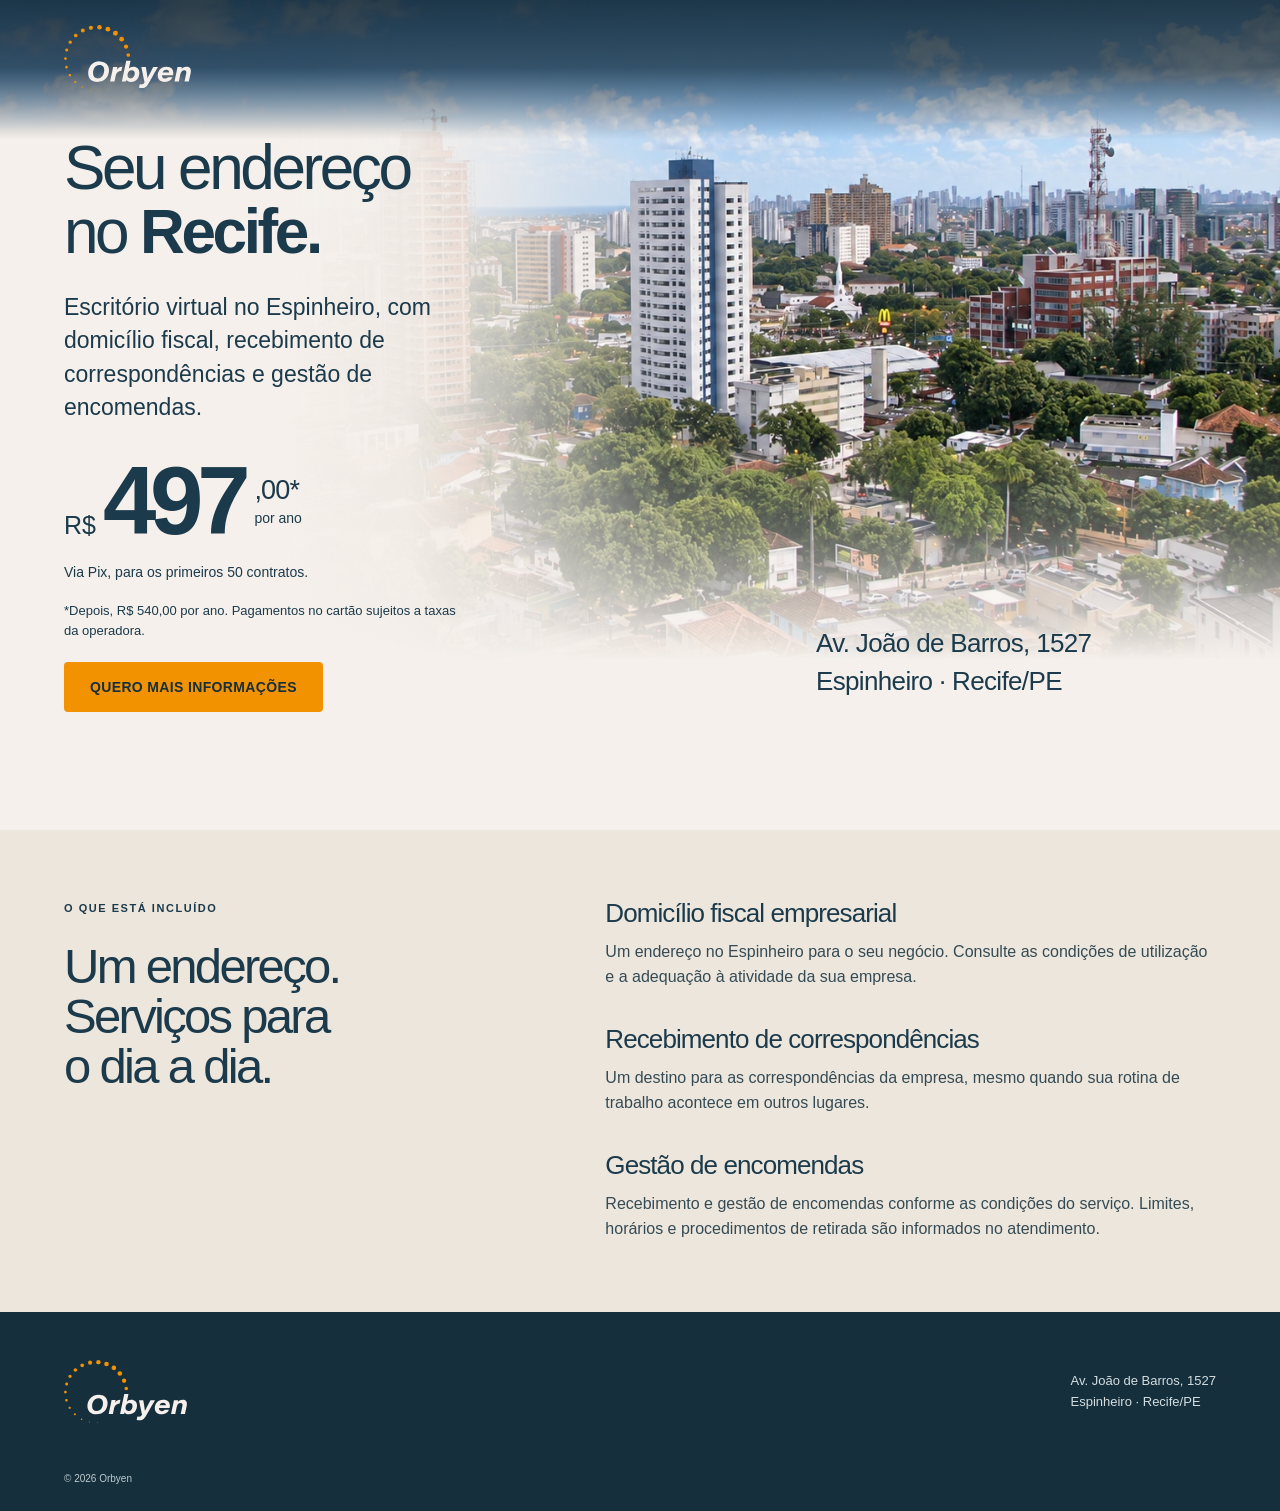
<file: index.html>
<!doctype html>
<html lang="pt-BR">
<head>
  <meta charset="utf-8"><meta name="viewport" content="width=device-width, initial-scale=1">
  <meta name="description" content="Escritório virtual no Espinheiro, Recife. Domicílio fiscal empresarial, recebimento de correspondências e gestão de encomendas. Plano anual Orbyen por R$ 497,00 via Pix para os primeiros 50 contratos.">
  <title>Orbyen | Escritório virtual no Espinheiro, Recife</title>
  <link rel="canonical" href="https://orbyen.com.br/">
  <meta property="og:type" content="website">
  <meta property="og:locale" content="pt_BR">
  <meta property="og:site_name" content="Orbyen">
  <meta property="og:title" content="Seu endereço no Recife | Orbyen">
  <meta property="og:description" content="Escritório virtual no Espinheiro. R$ 497,00 por ano via Pix para os primeiros 50 contratos. Depois, R$ 540,00 por ano. Pagamentos no cartão sujeitos a taxas da operadora.">
  <meta property="og:url" content="https://orbyen.com.br/">
  <meta property="og:image" content="https://orbyen.com.br/assets/orbyen-compartilhamento-quadrado-v2.jpg">
  <meta property="og:image:secure_url" content="https://orbyen.com.br/assets/orbyen-compartilhamento-quadrado-v2.jpg">
  <meta property="og:image:type" content="image/jpeg">
  <meta property="og:image:width" content="1080">
  <meta property="og:image:height" content="1080">
  <meta property="og:image:alt" content="R$ 497,00 com asterisco, em laranja, sobre uma fotografia do Espinheiro, Recife.">
  <meta name="twitter:card" content="summary">
  <meta name="twitter:title" content="Seu endereço no Recife | Orbyen">
  <meta name="twitter:description" content="Escritório virtual no Espinheiro. R$ 497,00 por ano via Pix para os primeiros 50 contratos. Depois, R$ 540,00 por ano. Cartão sujeito a taxas da operadora.">
  <meta name="twitter:image" content="https://orbyen.com.br/assets/orbyen-compartilhamento-quadrado-v2.jpg">
  <meta name="twitter:image:alt" content="R$ 497,00 com asterisco, em laranja, sobre uma fotografia do Espinheiro, Recife.">
  <link rel="icon" href="assets/arco.svg" type="image/svg+xml">
  <link rel="stylesheet" href="styles.css"><link rel="stylesheet" href="fundos.css"><script src="app.js" defer></script>
</head>
<body class="photo-page home-page">
<a class="skip-link" href="#conteudo">Ir para o conteúdo</a>
<header class="site-header">
  <div class="header-inner wrap">
    <a class="brand" href="index.html" aria-label="Orbyen, página inicial"><img src="assets/logo-orbyen.svg" alt="Orbyen" width="130" height="66"></a>
  </div>
</header>
<main id="conteudo">
  <section class="virtual-section photo-scene" id="virtual" aria-labelledby="titulo-virtual">
    <figure class="scene-image"><img src="assets/espinheiro-luz-dia.webp" alt="Panorama do Espinheiro com céu azul e árvores verdes, em edição de luz por IA sobre fotografia de acervo de 2006" width="1528" height="1029" fetchpriority="high"></figure>
    <div class="virtual-inner wrap">
    <div class="virtual-copy"><h1 id="titulo-virtual">Seu endereço<br>no <em>Recife.</em></h1><p class="section-lead">Escritório virtual no Espinheiro, com domicílio fiscal, recebimento de correspondências e gestão de encomendas.</p><div class="price" id="plano" aria-label="497 reais por ano"><span class="currency">R$</span><strong>497</strong><span class="price-end"><span>,00*</span><small>por ano</small></span></div><p class="offer-brief">Via Pix, para os primeiros 50 contratos.</p><p class="price-terms">*Depois, R$ 540,00 por ano. Pagamentos no cartão sujeitos a taxas da operadora.</p>
      <a class="button button-orange offer-cta" data-contact="contratar" href="https://wa.me/5581992944641?text=Ol%C3%A1%2C%20quero%20um%20endere%C3%A7o%20fiscal%20no%20Recife.%20Tenho%20interesse%20no%20escrit%C3%B3rio%20virtual%20da%20Orbyen%20no%20Espinheiro%20e%20no%20plano%20anual%20de%20R%24%20497%2C00%20via%20Pix.%20Gostaria%20de%20confirmar%20as%20condi%C3%A7%C3%B5es%20para%20contratar." target="_blank" rel="noopener noreferrer">QUERO MAIS INFORMAÇÕES</a>
    </div>
    <div class="address-caption"><p>Av. João de Barros, 1527<br>Espinheiro · Recife/PE</p></div>
    </div>
  </section>

<section class="content-section section-sand" id="servicos" aria-labelledby="titulo-servicos"><div class="content-layout wrap"><div><p class="eyebrow">O QUE ESTÁ INCLUÍDO</p><h2 id="titulo-servicos">Um endereço.<br>Serviços para<br>o dia a dia.</h2></div><div class="content-body editorial-items"><article class="editorial-item"><h3>Domicílio fiscal empresarial</h3><p>Um endereço no Espinheiro para o seu negócio. Consulte as condições de utilização e a adequação à atividade da sua empresa.</p></article><article class="editorial-item"><h3>Recebimento de correspondências</h3><p>Um destino para as correspondências da empresa, mesmo quando sua rotina de trabalho acontece em outros lugares.</p></article><article class="editorial-item"><h3>Gestão de encomendas</h3><p>Recebimento e gestão de encomendas conforme as condições do serviço. Limites, horários e procedimentos de retirada são informados no atendimento.</p></article></div></div></section>
</main>
<footer class="site-footer"><div class="footer-main wrap"><a href="index.html" class="footer-brand" aria-label="Orbyen, início"><img src="assets/logo-orbyen.svg" alt="Orbyen" width="130" height="66" loading="lazy"></a><p>Av. João de Barros, 1527<br>Espinheiro · Recife/PE</p></div><div class="footer-bottom wrap"><span>© 2026 Orbyen</span></div></footer>
</body></html>
</file>
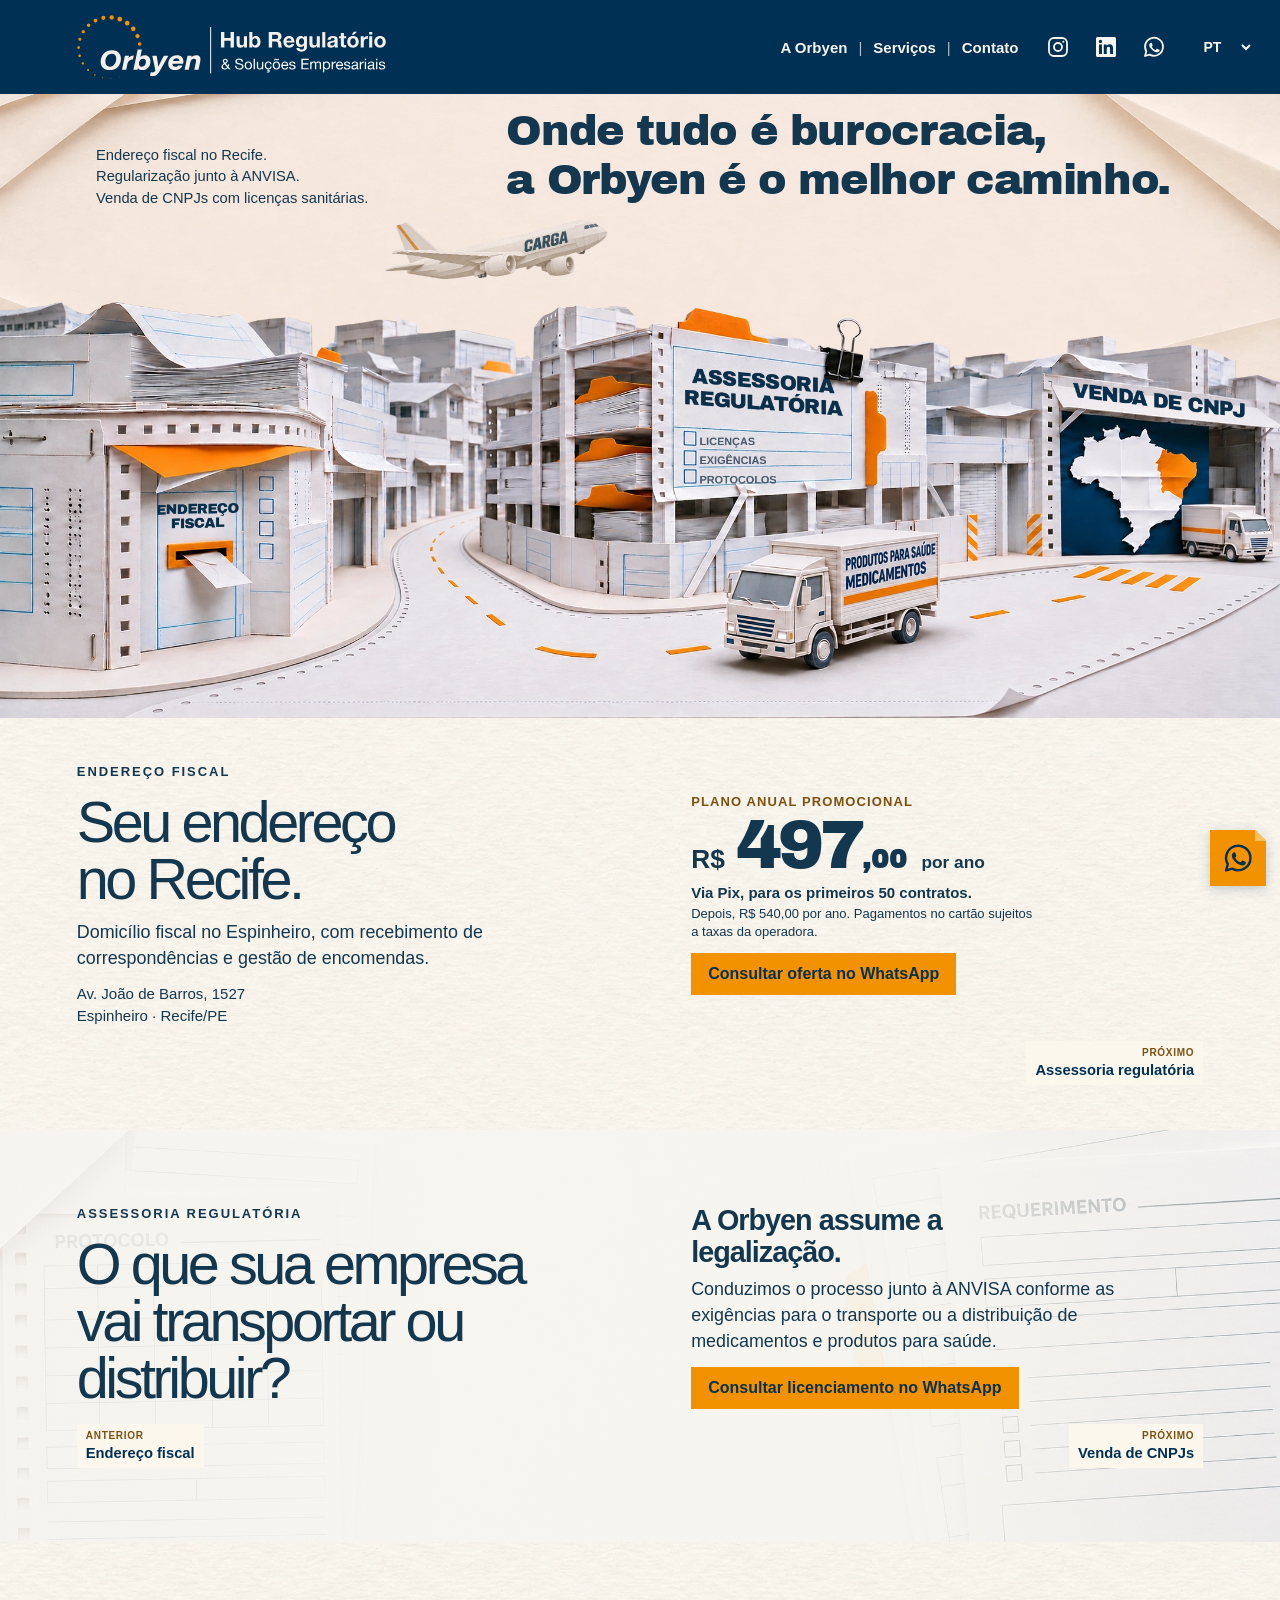
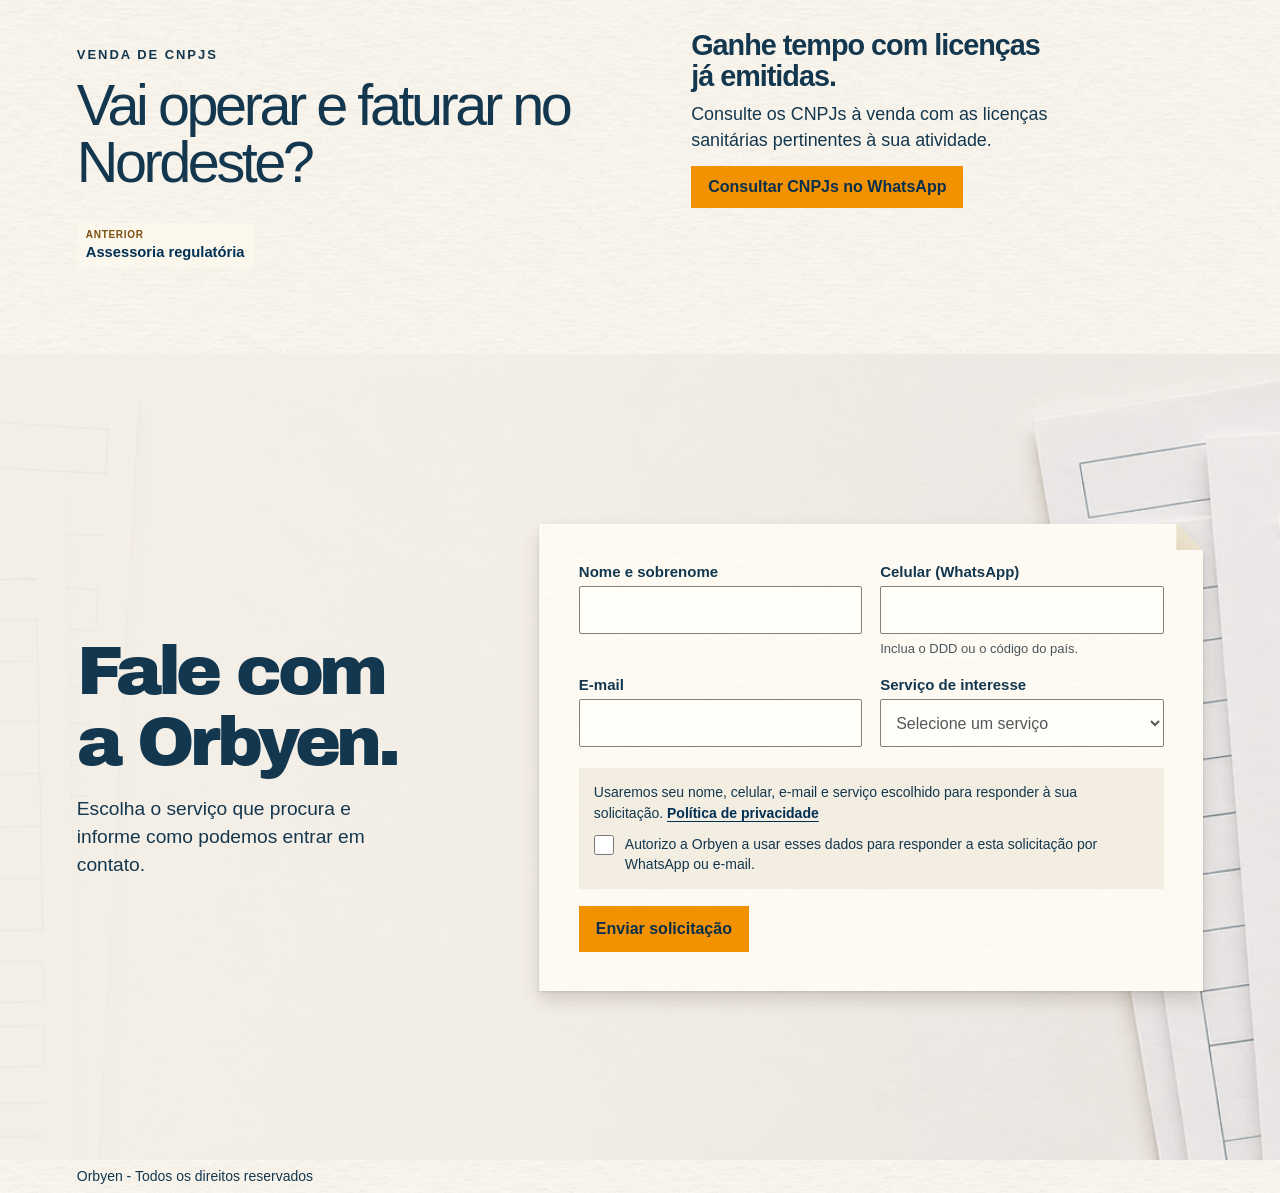
<file: site/index.html>
<!doctype html>
<html lang="pt-BR">
<head>
<meta charset="utf-8">
<meta name="viewport" content="width=device-width,initial-scale=1">
<meta name="theme-color" content="#f6f4ee">
<title data-i18n="pageTitle">Orbyen | Hub Regulatório &amp; Soluções Empresariais</title>
<link rel="preload" as="font" type="font/ttf" crossorigin href="./archivo-black.ttf">
<link rel="preload" as="image" href="./cidade-testeira-limpa.webp">
<link rel="stylesheet" href="./percurso.css?v=texto-fora-das-dobras">
<link rel="stylesheet" href="./contato.css">
<script src="./idiomas.js?v=whatsapp-flutuante" defer></script>
<script src="./percurso.js?v=texto-fora-das-dobras" defer></script>
<script src="./contato.js" defer></script>
<script src="./medicao.js" defer></script>
<link rel="icon" href="./assets/arco.svg" type="image/svg+xml">
<meta name="description" content="Endereço fiscal no Recife. Regularização junto à ANVISA. Venda de CNPJs com licenças sanitárias.">
<meta property="og:type" content="website">
<meta property="og:locale" content="pt_BR">
<meta property="og:site_name" content="Orbyen">
<meta property="og:title" content="Orbyen | Hub Regulatório &amp; Soluções Empresariais">
<meta property="og:description" content="Endereço fiscal no Recife. Regularização junto à ANVISA. Venda de CNPJs com licenças sanitárias.">
<meta property="og:url" content="https://orbyen.com.br/">
<meta property="og:image" content="https://orbyen.com.br/assets/orbyen-cidade-de-papel.jpg">
<meta property="og:image:type" content="image/jpeg">
<meta property="og:image:width" content="2172">
<meta property="og:image:height" content="724">
<meta property="og:image:alt" content="Ilustração da cidade de papel da Orbyen.">
</head>
<body id="inicio">
<header class="mast">
  <div class="wrap">
    <a class="mast-home" href="#inicio" aria-label="Orbyen, voltar ao início" data-i18n-aria="homeLabel"><img src="./orbyen-horizontal.svg" width="323" height="67" alt="Orbyen, Hub Regulatório &amp; Soluções Empresariais" data-i18n-alt="brandAlt"></a>
  </div>
  <button class="mast-menu-toggle" type="button" aria-label="Menu de navegação" data-i18n-aria="menuToggle" aria-controls="mast-menu" aria-expanded="false" hidden>
    <span aria-hidden="true"></span><span aria-hidden="true"></span><span aria-hidden="true"></span>
  </button>
  <div class="mast-menu" id="mast-menu">
    <nav class="mast-links" aria-label="Menu principal" data-i18n-aria="mainMenu">
      <a href="#a-orbyen" data-i18n="about">A Orbyen</a>
      <span aria-hidden="true">|</span>
      <a href="#endereco" data-i18n="services">Serviços</a>
      <span aria-hidden="true">|</span>
      <a href="#contato" data-i18n="contact">Contato</a>
    </nav>
    <nav class="social" aria-label="Redes sociais e contato" data-i18n-aria="socialMenu">
      <a href="https://www.instagram.com/orbyenbr/" target="_blank" rel="noopener noreferrer" aria-label="Instagram da Orbyen" data-i18n-aria="instagramLabel">
        <svg viewBox="0 0 24 24" fill="none" stroke="currentColor" stroke-width="1.8" aria-hidden="true">
          <rect x="3" y="3" width="18" height="18" rx="5"/>
          <circle cx="12" cy="12" r="4"/><circle cx="17.35" cy="6.8" r="1.05" fill="currentColor" stroke="none"/>
        </svg>
      </a>
      <a href="https://www.linkedin.com/company/orbyen/" target="_blank" rel="noopener noreferrer" aria-label="LinkedIn da Orbyen" data-i18n-aria="linkedinLabel">
        <svg viewBox="0 0 24 24" fill="currentColor" aria-hidden="true">
          <path d="M20.45 2H3.55C2.69 2 2 2.68 2 3.52v16.96c0 .84.69 1.52 1.55 1.52h16.9c.86 0 1.55-.68 1.55-1.52V3.52c0-.84-.69-1.52-1.55-1.52ZM7.93 19.04H4.97V9.49h2.96v9.55ZM6.45 8.19a1.72 1.72 0 1 1 0-3.44 1.72 1.72 0 0 1 0 3.44Zm12.59 10.85h-2.96v-4.65c0-1.11-.02-2.54-1.55-2.54-1.55 0-1.79 1.21-1.79 2.46v4.73H9.78V9.49h2.84v1.31h.04a3.11 3.11 0 0 1 2.8-1.54c2.99 0 3.58 1.97 3.58 4.53v5.25Z"/>
        </svg>
      </a>
      <a data-cta="menu" href="https://wa.me/5581992944641" target="_blank" rel="noopener noreferrer" aria-label="WhatsApp da Orbyen" data-i18n-aria="whatsappLabel">
        <svg viewBox="0 0 24 24" aria-hidden="true">
          <g id="whatsapp-icon">
            <path d="M21 11.8a9 9 0 0 1-13.4 7.86L3 21l1.31-4.58A9 9 0 1 1 21 11.8Z" fill="none" stroke="currentColor" stroke-width="1.8" stroke-linejoin="round"/>
            <path d="M9.2 7.13c-.2-.45-.33-.46-.57-.46h-.49c-.23 0-.58.09-.87.4-.3.33-1.12 1.1-1.12 2.68 0 1.59 1.15 3.12 1.31 3.33.16.21 2.2 3.34 5.35 4.68 2.62 1.11 3.17.91 3.74.85.57-.06 1.85-.76 2.11-1.5s.26-1.38.18-1.51c-.08-.14-.29-.22-.61-.38-.32-.16-1.86-.92-2.15-1.03-.29-.11-.5-.16-.72.16s-.83 1.03-1.01 1.25c-.19.21-.37.24-.7.08-.32-.16-1.35-.5-2.57-1.6-.95-.85-1.59-1.89-1.77-2.21-.19-.32-.02-.49.14-.65.14-.14.32-.38.48-.56.16-.18.21-.32.32-.53.1-.21.05-.4-.03-.56l-1.02-2.44Z" fill="currentColor" transform="translate(2.3 2.25) scale(.81)"/>
          </g>
        </svg>
      </a>
    </nav>
  </div>
  <label class="language-picker" hidden>
    <select id="idioma" aria-label="Idioma da página" data-i18n-aria="language">
      <option value="pt">PT</option>
      <option value="en">EN</option>
      <option value="es">ES</option>
    </select>
  </label>
</header>
<main>
<div class="intro-surface">
  <div class="mobile-opening">
    <div class="mobile-city">
      <img class="mobile-cargo" src="./cargueiro-carga.webp" alt="" aria-hidden="true" width="655" height="177">
      <a class="mobile-city-link mobile-fiscal" href="#endereco" data-i18n-aria="fiscal" aria-label="Endereço fiscal"><span><span data-i18n="fiscalSign1">ENDEREÇO</span><br><span data-i18n="fiscalSign2">FISCAL</span></span></a>
      <a class="mobile-city-link mobile-regulatory" href="#assessoria" data-i18n-aria="regulatory" aria-label="Assessoria regulatória"><span><span data-i18n="regulatorySign1">ASSESSORIA</span><br><span data-i18n="regulatorySign2">REGULATÓRIA</span></span></a>
      <ul class="mobile-checks" aria-hidden="true">
        <li data-i18n="licenses">Licenças</li>
        <li data-i18n="requirements">Exigências</li>
        <li data-i18n="filings">Protocolos</li>
      </ul>
      <a class="mobile-city-link mobile-companies" href="#cnpjs" data-i18n-aria="companies" aria-label="Venda de CNPJs"><span data-i18n="companiesSign">VENDA DE CNPJ</span></a>
      <div class="mobile-truck-copy" aria-hidden="true">
        <span data-i18n="truckDevices">Produtos para saúde</span>
        <span data-i18n="truckMedicines">Medicamentos</span>
      </div>
    </div>
  </div>
<div class="intro wrap" id="a-orbyen" tabindex="-1">
<p>
  <span data-i18n="introFiscal">Endereço fiscal no Recife.</span>
  <span data-i18n="introRegulatory">Regularização junto à ANVISA.</span>
  <span data-i18n="introCompanies">Venda de CNPJs com licenças sanitárias.</span>
</p>
<h1><span data-i18n="hero1">Onde tudo é burocracia,</span><br> <span data-i18n="hero2">a Orbyen é o melhor caminho.</span></h1>
</div>
<img class="cargo-plane" src="./cargueiro-carga.webp" alt="" aria-hidden="true" width="655" height="177">
</div>
<div class="tour">
<div class="sticky">
<figure class="lens" aria-label="Cidade construída de documentos. Uma rua de papel contínuo, com margens perfuradas e sinalização laranja, liga a correspondência e os formulários à expedição. Na rua, um caminhão traz os dizeres Produtos para saúde e Medicamentos. Outro está na doca, ao lado de um mapa do Brasil com o Nordeste em laranja." data-i18n-aria="cityLabel">
<div class="world">
<img src="./cidade-testeira-limpa.webp" width="2172" height="724" alt="" fetchpriority="high" draggable="false">
<img class="truck-lettering truck-lettering-en" src="./caminhao-en.png" width="170" height="111" alt="" aria-hidden="true">
<img class="truck-lettering truck-lettering-es" src="./caminhao-es.png" width="170" height="111" alt="" aria-hidden="true">
<a class="facade-link fiscal-sign" href="#endereco"><span><span data-i18n="fiscalSign1">ENDEREÇO</span><br><span data-i18n="fiscalSign2">FISCAL</span></span></a>
<a class="facade-link regulatory-sign" href="#assessoria"><span><span data-i18n="regulatorySign1">ASSESSORIA</span><br><span data-i18n="regulatorySign2">REGULATÓRIA</span></span></a>
<ul class="ink" aria-label="Itens de assessoria regulatória" data-i18n-aria="checklistLabel">
  <li data-i18n="licenses">Licenças</li>
  <li data-i18n="requirements">Exigências</li>
  <li data-i18n="filings">Protocolos</li>
</ul>
<a class="facade-link cnpj-sign" href="#cnpjs" data-i18n="companiesSign">VENDA DE CNPJ</a>
</div>
</figure>
</div>
<div class="chapters">
<section class="chapter" tabindex="-1" id="endereco">
  <div class="wrap spread fiscal-spread">
    <div>
      <p class="label" data-i18n="fiscal">Endereço fiscal</p>
      <h2><span data-i18n="fiscalTitle1">Seu endereço</span><br> <span data-i18n="fiscalTitle2">no Recife.</span></h2>
      <div class="body fiscal-details">
        <p data-i18n="fiscalBody">Domicílio fiscal no Espinheiro, com recebimento de correspondências e gestão de encomendas.</p>
        <address>Av. João de Barros, 1527<br>Espinheiro · Recife/PE</address>
      </div>
    </div>
    <div class="fiscal-offer">
      <p class="offer-kicker" data-i18n="fiscalOfferLabel">Plano anual promocional</p>
      <p class="offer-value"><span class="offer-currency">R$</span> <strong>497<span class="offer-cents" data-i18n="fiscalOfferCents">,00</span></strong> <span class="offer-period" data-i18n="fiscalOfferPeriod">por ano</span></p>
      <p class="offer-conditions" data-i18n="fiscalOfferConditions">Via Pix, para os primeiros 50 contratos.</p>
      <p class="offer-terms" data-i18n="fiscalOfferTerms">Depois, R$ 540,00 por ano. Pagamentos no cartão sujeitos a taxas da operadora.</p>
      <a class="contact" data-cta="endereco-fiscal" href="https://wa.me/5581992944641?text=Ol%C3%A1%2C%20Thiago!%20Vi%20no%20site%20da%20Orbyen%20o%20plano%20anual%20de%20endere%C3%A7o%20fiscal%20por%20R%24%20497%2C00%20via%20Pix.%20Gostaria%20de%20saber%20se%20a%20promo%C3%A7%C3%A3o%20ainda%20est%C3%A1%20dispon%C3%ADvel%20e%20como%20contratar." target="_blank" rel="noopener noreferrer" data-i18n-wa="fiscalMessage" data-i18n="fiscalButton">Consultar oferta no WhatsApp</a>
    </div>
    <nav class="service-nav" aria-label="Navegação entre serviços" data-i18n-aria="serviceNavigation">
      <a href="#assessoria" rel="next">
        <span class="service-direction" data-i18n="nextService">Próximo</span>
        <span data-i18n="regulatory">Assessoria regulatória</span>
      </a>
    </nav>
  </div>
</section>
<section class="chapter" tabindex="-1" id="assessoria">
  <div class="wrap spread service-spread">
    <div>
      <p class="label" data-i18n="regulatory">Assessoria regulatória</p>
      <h2 data-i18n="regulatoryTitle">O que sua empresa vai transportar ou distribuir?</h2>
    </div>
    <div class="service-summary">
      <p class="service-benefit" data-i18n="regulatoryBenefit">A Orbyen assume a legalização.</p>
      <p class="body" data-i18n="regulatoryBody">Conduzimos o processo junto à ANVISA conforme as exigências para o transporte ou a distribuição de medicamentos e produtos para saúde.</p>
      <a class="contact" data-cta="assessoria-regulatoria" href="https://wa.me/5581992944641?text=Ol%C3%A1%2C%20Thiago%21%20Vi%20no%20site%20da%20Orbyen%20o%20servi%C3%A7o%20de%20assessoria%20regulat%C3%B3ria.%20Gostaria%20de%20conversar%20sobre%20a%20legaliza%C3%A7%C3%A3o%20da%20minha%20opera%C3%A7%C3%A3o%20de%20transporte%20ou%20distribui%C3%A7%C3%A3o%20junto%20%C3%A0%20ANVISA." target="_blank" rel="noopener noreferrer" data-i18n-wa="regulatoryMessage" data-i18n="regulatoryButton">Consultar licenciamento no WhatsApp</a>
    </div>
    <nav class="service-nav" aria-label="Navegação entre serviços" data-i18n-aria="serviceNavigation">
      <a href="#endereco" rel="prev">
        <span class="service-direction" data-i18n="previousService">Anterior</span>
        <span data-i18n="fiscal">Endereço fiscal</span>
      </a>
      <a href="#cnpjs" rel="next">
        <span class="service-direction" data-i18n="nextService">Próximo</span>
        <span data-i18n="companies">Venda de CNPJs</span>
      </a>
    </nav>
  </div>
</section>
<section class="chapter" tabindex="-1" id="cnpjs">
  <div class="wrap spread service-spread">
    <div>
      <p class="label" data-i18n="companies">Venda de CNPJs</p>
      <h2 data-i18n="companiesTitle">Vai operar e faturar no Nordeste?</h2>
    </div>
    <div class="service-summary">
      <p class="service-benefit" data-i18n="companiesBenefit">Ganhe tempo com licenças já emitidas.</p>
      <p class="body" data-i18n="companiesBody">Consulte os CNPJs à venda com as licenças sanitárias pertinentes à sua atividade.</p>
      <a class="contact" data-cta="venda-de-cnpjs" href="https://wa.me/5581992944641?text=Ol%C3%A1%2C%20Thiago%21%20Vi%20no%20site%20da%20Orbyen%20a%20venda%20de%20CNPJs%20com%20licen%C3%A7as%20sanit%C3%A1rias%20para%20operar%20no%20Nordeste.%20Gostaria%20de%20consultar%20a%20disponibilidade%20para%20a%20minha%20atividade." target="_blank" rel="noopener noreferrer" data-i18n-wa="companiesMessage" data-i18n="companiesButton">Consultar CNPJs no WhatsApp</a>
    </div>
    <nav class="service-nav" aria-label="Navegação entre serviços" data-i18n-aria="serviceNavigation">
      <a href="#assessoria" rel="prev">
        <span class="service-direction" data-i18n="previousService">Anterior</span>
        <span data-i18n="regulatory">Assessoria regulatória</span>
      </a>
    </nav>
  </div>
</section>
</div>
</div>
<section class="contact-section" id="contato" tabindex="-1" aria-labelledby="contato-titulo">
  <div class="wrap contact-layout">
    <div class="contact-intro">
      <h2 id="contato-titulo" data-i18n="contactTitle">Fale com a Orbyen.</h2>
      <p data-i18n="contactIntro">Escolha o serviço que procura e informe como podemos entrar em contato.</p>
    </div>
    <form class="contact-form" id="form-contato" method="post">
      <div class="form-fields">
        <div class="field">
          <label for="nome" data-i18n="name">Nome e sobrenome</label>
          <input id="nome" name="nome" type="text" autocomplete="name" maxlength="120" required>
        </div>
        <div class="field">
          <label for="celular" data-i18n="phone">Celular (WhatsApp)</label>
          <input id="celular" name="celular" type="tel" autocomplete="tel" inputmode="tel" maxlength="28" aria-describedby="celular-ajuda" required>
          <small id="celular-ajuda" data-i18n="phoneHelp">Inclua o DDD ou o código do país.</small>
        </div>
        <div class="field">
          <label for="email" data-i18n="email">E-mail</label>
          <input id="email" name="email" type="email" autocomplete="email" maxlength="254" required>
        </div>
        <div class="field">
          <label for="frente" data-i18n="serviceChoice">Serviço de interesse</label>
          <select id="frente" name="frente" required>
            <option value="" disabled selected data-i18n="choose">Selecione um serviço</option>
            <option value="endereco-fiscal" data-i18n="fiscal">Endereço fiscal</option>
            <option value="assessoria-regulatoria" data-i18n="regulatory">Assessoria regulatória</option>
            <option value="venda-de-cnpjs" data-i18n="companiesChoice">Venda de CNPJs com licenças sanitárias</option>
          </select>
        </div>
      </div>
      <div class="form-privacy">
        <p><span data-i18n="contactPrivacy">Usaremos seu nome, celular, e-mail e serviço escolhido para responder à sua solicitação.</span> <a href="./privacidade.html" data-i18n-link target="_blank" rel="noopener noreferrer"><span data-i18n="privacy">Política de privacidade</span><span class="sr-only" data-i18n="newTab"> (abre em nova aba)</span></a></p>
        <label class="form-consent">
          <input type="checkbox" name="consentimento" value="contato" required>
          <span data-i18n="consent">Autorizo a Orbyen a usar esses dados para responder a esta solicitação por WhatsApp ou e-mail.</span>
        </label>
      </div>
      <div class="form-actions">
        <button class="contact" type="submit" disabled>Testar envio</button>
        <p class="form-note" id="form-status" role="status">Prévia local. Use dados fictícios para testar o formulário.</p>
      </div>
    </form>
  </div>
</section>
</main>
<footer>
  <p class="wrap" data-i18n="footer">Orbyen - Todos os direitos reservados</p>
</footer>
<a class="whatsapp-float" data-cta="flutuante" href="https://wa.me/5581992944641?text=Ol%C3%A1%21%20Cheguei%20pelo%20site%20da%20Orbyen." target="_blank" rel="noopener noreferrer"
   aria-label="WhatsApp da Orbyen" data-i18n-aria="whatsappLabel" data-i18n-wa="websiteMessage">
  <svg viewBox="0 0 24 24" aria-hidden="true"><use href="#whatsapp-icon"/></svg>
</a>
</body></html>
</file>
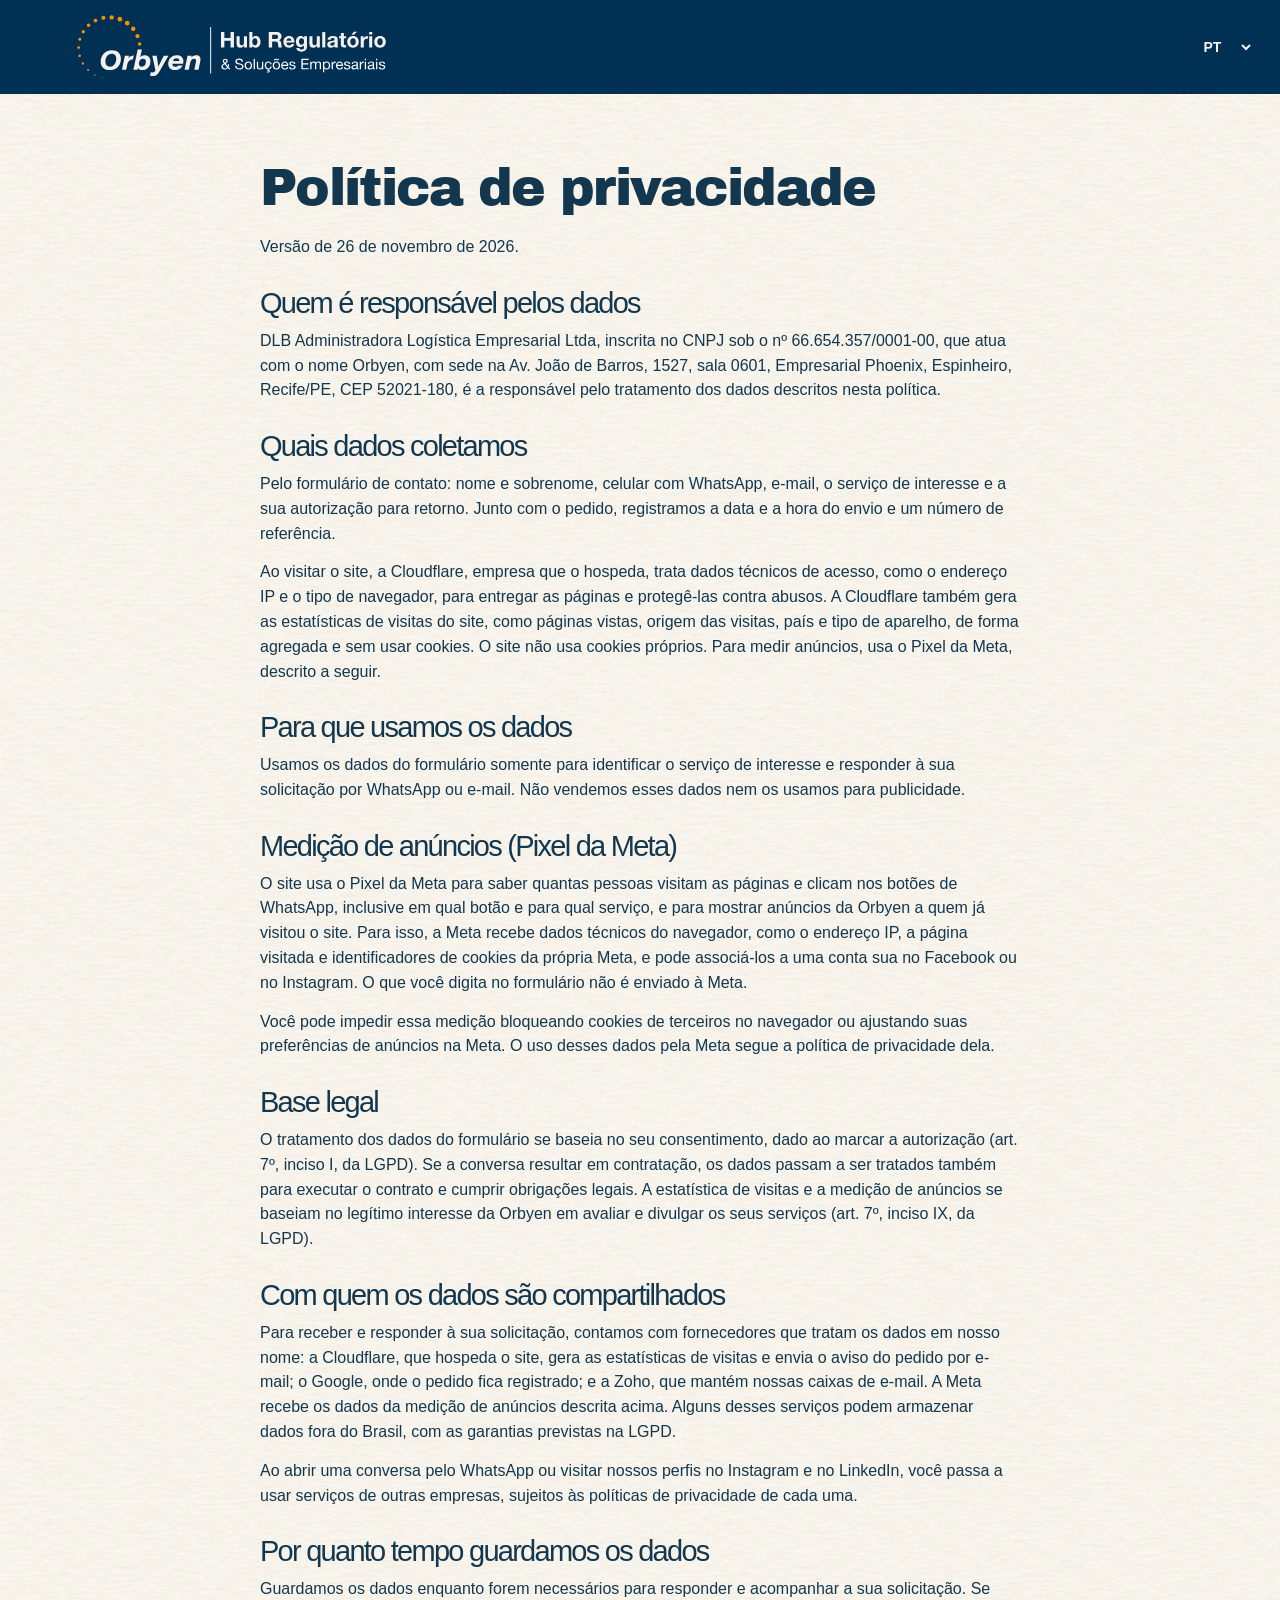
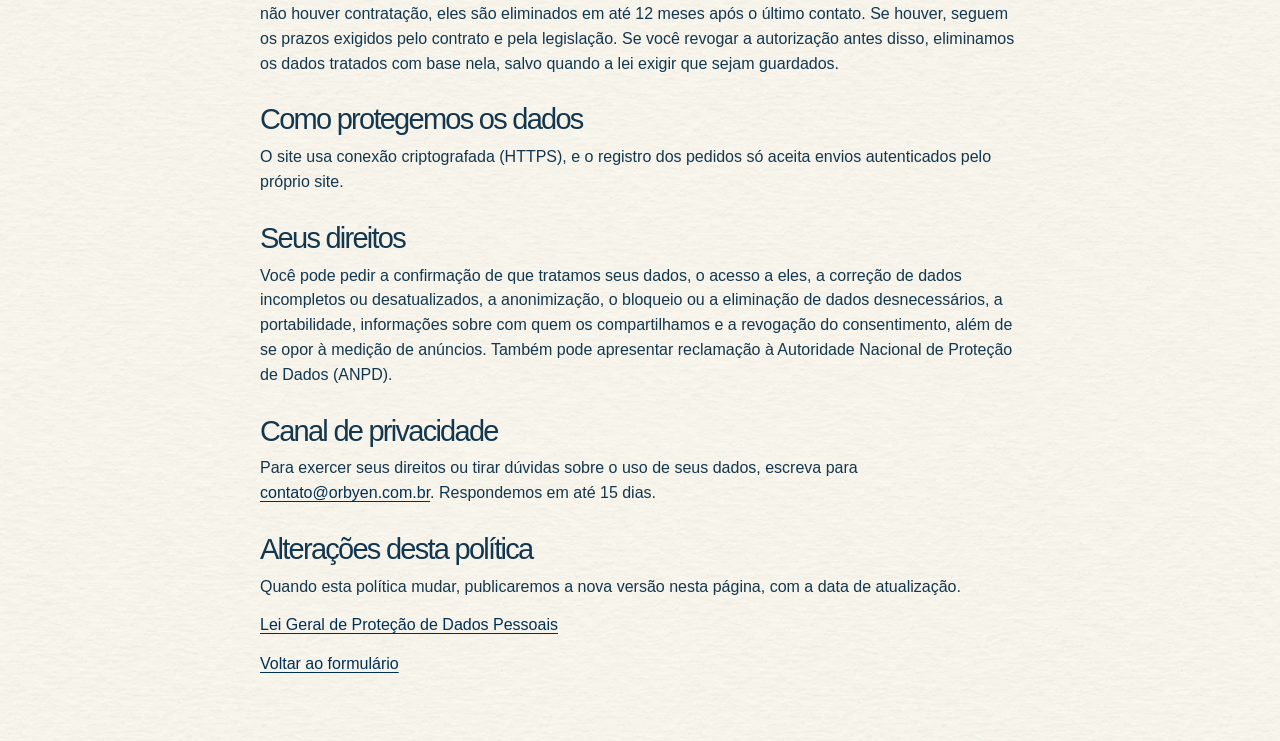
<file: site/privacidade.html>
<!doctype html>
<html lang="pt-BR">
<head>
<meta charset="utf-8">
<meta name="viewport" content="width=device-width,initial-scale=1">
<meta name="theme-color" content="#013055">
<title data-i18n="privacyTitle">Política de privacidade | Orbyen</title>
<link rel="stylesheet" href="./percurso.css">
<link rel="stylesheet" href="./contato.css">
<script src="./idiomas.js" defer></script>
<script src="./medicao.js" defer></script>
<link rel="icon" href="./assets/arco.svg" type="image/svg+xml">
</head>
<body>
<header class="mast">
  <div class="wrap privacy-mast">
    <a class="mast-home" href="./index.html#inicio" data-i18n-link aria-label="Orbyen, voltar ao início" data-i18n-aria="homeLabel"><img src="./orbyen-horizontal.svg" width="323" height="67" alt="Orbyen, Hub Regulatório &amp; Soluções Empresariais" data-i18n-alt="brandAlt"></a>
  </div>
  <label class="language-picker" hidden>
    <select id="idioma" aria-label="Idioma da página" data-i18n-aria="language">
      <option value="pt">PT</option>
      <option value="en">EN</option>
      <option value="es">ES</option>
    </select>
  </label>
</header>
<main class="wrap privacy-page">
  <h1 data-i18n="privacy">Política de privacidade</h1>
  <p class="privacy-status" data-i18n="privacyVersion">Versão de 26 de novembro de 2026.</p>
  <h2 data-i18n="controllerTitle">Quem é responsável pelos dados</h2>
  <p data-i18n="controllerBody">DLB Administradora Logística Empresarial Ltda, inscrita no CNPJ sob o nº 66.654.357/0001-00, que atua com o nome Orbyen, com sede na Av. João de Barros, 1527, sala 0601, Empresarial Phoenix, Espinheiro, Recife/PE, CEP 52021-180, é a responsável pelo tratamento dos dados descritos nesta política.</p>
  <h2 data-i18n="dataTitle">Quais dados coletamos</h2>
  <p data-i18n="dataBody">Pelo formulário de contato: nome e sobrenome, celular com WhatsApp, e-mail, o serviço de interesse e a sua autorização para retorno. Junto com o pedido, registramos a data e a hora do envio e um número de referência.</p>
  <p data-i18n="dataTechBody">Ao visitar o site, a Cloudflare, empresa que o hospeda, trata dados técnicos de acesso, como o endereço IP e o tipo de navegador, para entregar as páginas e protegê-las contra abusos. A Cloudflare também gera as estatísticas de visitas do site, como páginas vistas, origem das visitas, país e tipo de aparelho, de forma agregada e sem usar cookies. O site não usa cookies próprios. Para medir anúncios, usa o Pixel da Meta, descrito a seguir.</p>
  <h2 data-i18n="purposeTitle">Para que usamos os dados</h2>
  <p data-i18n="purposeBody">Usamos os dados do formulário somente para identificar o serviço de interesse e responder à sua solicitação por WhatsApp ou e-mail. Não vendemos esses dados nem os usamos para publicidade.</p>
  <h2 data-i18n="adsTitle">Medição de anúncios (Pixel da Meta)</h2>
  <p data-i18n="adsBody">O site usa o Pixel da Meta para saber quantas pessoas visitam as páginas e clicam nos botões de WhatsApp, inclusive em qual botão e para qual serviço, e para mostrar anúncios da Orbyen a quem já visitou o site. Para isso, a Meta recebe dados técnicos do navegador, como o endereço IP, a página visitada e identificadores de cookies da própria Meta, e pode associá-los a uma conta sua no Facebook ou no Instagram. O que você digita no formulário não é enviado à Meta.</p>
  <p data-i18n="adsOptOut">Você pode impedir essa medição bloqueando cookies de terceiros no navegador ou ajustando suas preferências de anúncios na Meta. O uso desses dados pela Meta segue a política de privacidade dela.</p>
  <h2 data-i18n="legalTitle">Base legal</h2>
  <p data-i18n="legalBody">O tratamento dos dados do formulário se baseia no seu consentimento, dado ao marcar a autorização (art. 7º, inciso I, da LGPD). Se a conversa resultar em contratação, os dados passam a ser tratados também para executar o contrato e cumprir obrigações legais. A estatística de visitas e a medição de anúncios se baseiam no legítimo interesse da Orbyen em avaliar e divulgar os seus serviços (art. 7º, inciso IX, da LGPD).</p>
  <h2 data-i18n="sharingTitle">Com quem os dados são compartilhados</h2>
  <p data-i18n="sharingBody">Para receber e responder à sua solicitação, contamos com fornecedores que tratam os dados em nosso nome: a Cloudflare, que hospeda o site, gera as estatísticas de visitas e envia o aviso do pedido por e-mail; o Google, onde o pedido fica registrado; e a Zoho, que mantém nossas caixas de e-mail. A Meta recebe os dados da medição de anúncios descrita acima. Alguns desses serviços podem armazenar dados fora do Brasil, com as garantias previstas na LGPD.</p>
  <p data-i18n="thirdPartyBody">Ao abrir uma conversa pelo WhatsApp ou visitar nossos perfis no Instagram e no LinkedIn, você passa a usar serviços de outras empresas, sujeitos às políticas de privacidade de cada uma.</p>
  <h2 data-i18n="retentionTitle">Por quanto tempo guardamos os dados</h2>
  <p data-i18n="retentionBody">Guardamos os dados enquanto forem necessários para responder e acompanhar a sua solicitação. Se não houver contratação, eles são eliminados em até 12 meses após o último contato. Se houver, seguem os prazos exigidos pelo contrato e pela legislação. Se você revogar a autorização antes disso, eliminamos os dados tratados com base nela, salvo quando a lei exigir que sejam guardados.</p>
  <h2 data-i18n="securityTitle">Como protegemos os dados</h2>
  <p data-i18n="securityBody">O site usa conexão criptografada (HTTPS), e o registro dos pedidos só aceita envios autenticados pelo próprio site.</p>
  <h2 data-i18n="rightsTitle">Seus direitos</h2>
  <p data-i18n="rightsBody">Você pode pedir a confirmação de que tratamos seus dados, o acesso a eles, a correção de dados incompletos ou desatualizados, a anonimização, o bloqueio ou a eliminação de dados desnecessários, a portabilidade, informações sobre com quem os compartilhamos e a revogação do consentimento, além de se opor à medição de anúncios. Também pode apresentar reclamação à Autoridade Nacional de Proteção de Dados (ANPD).</p>
  <h2 data-i18n="privacyChannel">Canal de privacidade</h2>
  <p><span data-i18n="privacyEmailLead">Para exercer seus direitos ou tirar dúvidas sobre o uso de seus dados, escreva para</span> <a href="mailto:contato@orbyen.com.br">contato@orbyen.com.br</a>. <span data-i18n="responseTime">Respondemos em até 15 dias.</span></p>
  <h2 data-i18n="changesTitle">Alterações desta política</h2>
  <p data-i18n="changesBody">Quando esta política mudar, publicaremos a nova versão nesta página, com a data de atualização.</p>
  <p><a href="https://www.planalto.gov.br/ccivil_03/_ato2015-2018/2018/lei/l13709.htm" target="_blank" rel="noopener noreferrer" data-i18n="lgpd">Lei Geral de Proteção de Dados Pessoais</a></p>
  <a href="./index.html#contato" data-i18n-link data-i18n="backToForm">Voltar ao formulário</a>
</main>
</body>
</html>
</file>
<file: styles.css>
:root{--paper:#f5f0eb;--white:#fffdf9;--sand:#ede6dc;--ink:#1b3a4b;--deep:#152f3d;--orange:#f39200;--text:#344b55;--muted:#596c72;--space:clamp(24px,5vw,80px);--max:1320px}
*{box-sizing:border-box}html{scroll-behavior:smooth;scroll-padding-top:110px}body{margin:0;background:var(--paper);color:var(--ink);font-family:"Helvetica Neue",Helvetica,Arial,sans-serif;font-size:17px;line-height:1.6;-webkit-font-smoothing:antialiased}a{color:inherit;text-decoration:none}button{font:inherit}a,button,summary{-webkit-tap-highlight-color:transparent}a:focus-visible,button:focus-visible,summary:focus-visible{outline:3px solid var(--orange);outline-offset:6px}img{max-width:100%;height:auto;display:block}figure,p,h1,h2,h3{margin:0}p+p{margin-top:18px}h1,h2,h3{font-weight:500;line-height:1.03;letter-spacing:-.055em}em{font-style:normal;color:inherit}h1{font-size:clamp(46px,5.3vw,76px)}h2{font-size:clamp(42px,4.5vw,66px)}h3{font-size:30px;letter-spacing:-.035em}.wrap{width:calc(100% - var(--space)*2);max-width:var(--max);margin-inline:auto}.eyebrow{font-size:11px;font-weight:700;letter-spacing:.14em;line-height:1.5;margin-bottom:24px}.skip-link{position:fixed;left:16px;top:-100px;z-index:40;background:var(--paper);padding:12px 18px}.skip-link:focus{top:16px}.site-header{background:var(--ink);color:var(--paper);position:relative;z-index:20}.header-inner{min-height:112px;display:flex;align-items:center;justify-content:space-between;gap:32px}.brand{display:block;flex:0 0 128px}.brand img{width:128px;height:auto}.site-header nav{display:flex;align-items:center;gap:34px;font-size:13px;font-weight:500}.site-header nav>a:not(.nav-contact):hover{color:var(--orange)}.nav-contact{padding:13px 18px;border-radius:4px;background:var(--orange);color:var(--deep);display:flex;align-items:center;gap:24px}.menu-toggle{display:none}.intro{display:grid;grid-template-columns:1.3fr .7fr;gap:65px;align-items:end;padding-block:76px 74px}.intro .eyebrow{margin-bottom:24px}.intro h1 em{color:#8d5000}.intro-side{max-width:370px;margin-left:auto;padding-bottom:5px}.intro-side>p{font-size:18px;line-height:1.65}.text-links{margin-top:26px;display:flex;flex-wrap:wrap;gap:12px 24px;font-size:12px;font-weight:700}.text-links a{display:flex;gap:14px;align-items:center}.text-links a:hover,.inline-link:hover{text-decoration:underline;text-underline-offset:5px}.business-section{background:var(--ink);color:var(--paper);padding-block:56px 64px}.business-grid{display:grid;grid-template-columns:minmax(0,1.35fr) minmax(0,1fr);gap:64px;align-items:center}.city-figure img{height:474px;width:100%;object-fit:cover;object-position:49% 48%}.city-figure figcaption{color:#d4dedf}.business-copy .eyebrow{color:#ffc875;font-size:10px}.business-copy h2 em{color:var(--orange)}.business-copy>p:not(.eyebrow){margin-top:24px;font-size:16px;line-height:1.65;max-width:390px}.business-copy>p.body-small{font-size:14px;color:#d4dedf;margin-top:16px}.button{display:inline-flex;justify-content:center;align-items:center;gap:35px;min-height:52px;padding:14px 22px;border-radius:4px;font-size:13px;font-weight:700;line-height:1.35;transition:background .18s,transform .18s}.button span{font-size:19px;font-weight:400}.button:hover{transform:translateY(-2px)}.button-orange{background:var(--orange);color:var(--deep)}.button-orange:hover{background:#ffa51e}.button-dark{background:var(--ink);color:var(--white)}.button-dark:hover{background:#254f63}.button-outline{border:1px solid currentColor;background:transparent}.business-copy .button{margin-top:29px}figcaption{display:flex;justify-content:space-between;gap:10px;align-items:flex-start;font-size:9px;letter-spacing:.07em;line-height:1.5;margin-top:13px;color:var(--muted)}figcaption a{letter-spacing:0;text-align:right;text-decoration:underline;text-underline-offset:3px}.virtual-section{display:grid;grid-template-columns:minmax(0,1fr) minmax(0,1.15fr);gap:90px;align-items:center;padding-block:116px}.virtual-copy .eyebrow{color:#77501c}.virtual-copy h2 em{color:#9a5700}.section-lead{font-size:21px;line-height:1.45;margin-top:27px}.virtual-copy>p:not(.eyebrow):not(.price-terms):not(.offer-brief):not(.section-lead){margin-top:20px;font-size:15px;color:var(--text);max-width:365px}.neighborhood figure img{width:100%;height:378px;object-fit:cover;object-position:center 44%}.price{display:flex;align-items:baseline;gap:7px;margin-top:27px;line-height:1;color:var(--ink);font-variant-numeric:lining-nums}.price .currency{font-size:25px;font-weight:500}.price strong{font-size:82px;letter-spacing:-.065em;font-weight:600}.price-end{display:flex;align-self:center;flex-direction:column;gap:7px;margin-left:3px}.price-end>span{font-size:27px;letter-spacing:-.03em}.price-end small{font-size:14px}.offer-brief{font-size:12px;margin-top:12px}.virtual-copy .button{margin-top:27px}.price-terms{font-size:11px;line-height:1.65;color:var(--muted);max-width:380px;margin-top:17px}.address-caption{margin-top:33px;display:grid;grid-template-columns:1fr auto;gap:3px 20px}.address-caption .eyebrow{grid-column:1/-1;margin-bottom:10px;font-size:9px}.address-caption>p:not(.eyebrow){font-size:17px;line-height:1.5;letter-spacing:-.015em}.inline-link{font-size:12px;font-weight:600;display:inline-flex;align-items:center;gap:16px}.address-caption .inline-link{align-self:end}.about-section{background:var(--sand);padding-block:77px}.about-inner{display:grid;grid-template-columns:1fr 1.1fr;gap:95px;align-items:center}.about-inner h2{font-size:48px}.about-text>p{font-size:17px;color:var(--text);max-width:560px}.about-text p.clarification{font-size:13px;margin-top:29px;max-width:470px;color:#4f6269}.contact-section{display:grid;grid-template-columns:1fr 1fr;gap:100px;padding-block:100px}.contact-section h2{font-size:53px}.contact-section>div>p:not(.eyebrow){font-size:15px;max-width:330px;margin-top:24px}.contact-actions{display:flex;flex-direction:column;gap:16px;justify-content:center}.contact-option{padding:24px 29px;background:var(--sand);display:flex;justify-content:space-between;align-items:center;gap:20px;transition:background .18s}.contact-option:hover{background:#e4d9ca}.contact-option small{display:block;font-size:9px;font-weight:700;letter-spacing:.11em;margin-bottom:7px}.contact-option strong{font-size:23px;font-weight:500;letter-spacing:-.035em}.contact-option>span:last-child{font-size:27px}.contact-actions .contact-phone{font-size:12px;margin-top:4px;color:var(--muted)}.site-footer{background:var(--deep);color:var(--paper)}.footer-main{padding-block:48px;display:grid;grid-template-columns:1fr 1fr 1fr;gap:40px;align-items:center}.footer-brand{width:124px}.footer-main>p{font-size:13px;color:#d4dedf}.footer-links{justify-self:end;display:flex;flex-direction:column;gap:8px;font-size:12px;color:#d4dedf}.footer-links a:hover{color:var(--orange)}.footer-bottom{display:flex;justify-content:space-between;gap:20px;padding-block:0 24px;font-size:10px;color:#becbce}
/* Páginas de aprofundamento */
.breadcrumb{display:inline-block;margin-bottom:32px;font-size:12px;color:var(--muted)}.breadcrumb:hover{text-decoration:underline}.detail-hero{padding-block:46px 64px;display:grid;grid-template-columns:1.2fr .8fr;gap:70px;align-items:end}.detail-hero .breadcrumb{grid-column:1/-1;margin-bottom:-32px}.detail-hero h1{font-size:clamp(45px,5.4vw,78px)}.detail-hero .hero-support{font-size:19px;line-height:1.6;padding-bottom:5px}.detail-hero .button{margin-top:25px}.detail-panorama img{width:100%;height:420px;object-fit:cover;object-position:center 48%}.detail-panorama figcaption{margin-bottom:65px}.content-section{padding-block:70px}.content-layout{display:grid;grid-template-columns:.85fr 1.15fr;gap:90px}.content-layout h2{font-size:49px}.content-body p{max-width:640px}.editorial-items{display:flex;flex-direction:column;gap:36px}.editorial-item h3{font-size:26px;margin-bottom:12px}.editorial-item p{font-size:16px;color:var(--text)}.section-sand{background:var(--sand)}.process{display:grid;grid-template-columns:repeat(3,1fr);gap:48px;margin-top:44px}.process .step{font-size:12px;font-weight:700;color:#865321;display:block;margin-bottom:17px}.process h3{font-size:26px;margin-bottom:16px}.process p{font-size:15px;color:var(--text)}.sector-list{display:flex;gap:12px 22px;flex-wrap:wrap;margin-top:32px;font-size:14px;font-weight:600}.faq{margin-top:30px}.faq details{background:var(--sand);padding:22px 25px;margin-top:10px}.faq summary{cursor:pointer;font-size:17px;font-weight:500;list-style:none;display:flex;justify-content:space-between;gap:18px}.faq summary::-webkit-details-marker{display:none}.faq summary::after{content:'+';color:#845017;font-size:22px;line-height:1}.faq details[open] summary::after{content:'−'}.faq details p{margin-top:17px;font-size:15px;color:var(--text);max-width:680px}.plan-section{background:var(--ink);color:var(--paper);padding-block:70px}.plan-layout{display:grid;grid-template-columns:1fr 1fr;gap:90px;align-items:center}.plan-section h2{font-size:52px}.plan-section .eyebrow{color:#ffc875}.plan-section .price{color:var(--paper);margin-top:0}.plan-section .price strong{font-size:106px}.plan-section .price-terms{color:#d4dedf;font-size:13px;margin-top:22px;max-width:420px}.plan-section .button{margin-top:28px}.plan-section .offer-brief{font-size:14px}.address-panel{margin-top:30px}.address-panel>p{font-size:19px}.address-panel .inline-link{margin-top:18px}.page-end{padding-block:70px}.page-end-inner{display:flex;align-items:center;justify-content:space-between;gap:45px}.page-end h2{font-size:48px}.page-end p{margin-top:18px;max-width:520px}.page-end .button{flex-shrink:0}.credits-page{max-width:850px;padding-block:60px 90px}.credits-page h1{font-size:60px;margin-bottom:35px}.credits-page h2{font-size:30px;margin-top:40px;margin-bottom:18px}.credits-page p{font-size:16px}.credits-page a:not(.breadcrumb){text-decoration:underline;text-underline-offset:4px}.credits-page img{margin-top:24px;width:100%;height:230px;object-fit:cover}.notice{background:var(--sand);padding:25px;margin-top:40px;font-size:14px}
@media(min-width:1600px){.city-figure img{height:520px}.business-grid{gap:80px}.virtual-section{gap:110px}.neighborhood figure img{height:410px}}
@media(max-width:1050px){:root{--space:32px}.site-header nav{gap:22px;font-size:12px}.intro{gap:40px;grid-template-columns:1.25fr .75fr}.intro h1{font-size:57px}.intro-side>p{font-size:16px}.business-grid{gap:38px}.business-copy h2{font-size:52px}.city-figure img{height:470px}.virtual-section{gap:50px}.virtual-copy h2{font-size:52px}.neighborhood figure img{height:340px}.address-caption{display:block}.address-caption .inline-link{margin-top:17px}.about-inner{gap:50px}.contact-section{gap:50px}.detail-hero{gap:40px}.detail-hero h1{font-size:60px}.content-layout{gap:50px}.plan-layout{gap:50px}.footer-main{grid-template-columns:.7fr 1fr 1fr}}
@media(max-width:760px){:root{--space:24px}html{scroll-padding-top:24px}.header-inner{min-height:90px;gap:20px}.brand,.brand img{width:108px;flex-basis:108px}.menu-toggle{display:flex;align-items:center;gap:27px;padding:10px 0 10px 16px;background:none;color:var(--paper);border:0;font-size:13px;cursor:pointer}.menu-toggle span{font-size:27px;line-height:1}.site-header nav{display:none;position:absolute;top:90px;left:0;right:0;padding:22px var(--space) 30px;background:var(--ink);flex-direction:column;align-items:stretch;gap:0;box-shadow:0 16px 20px #152f3d1a}.site-header nav.is-open{display:flex}.site-header nav>a{padding:15px 0;font-size:16px}.site-header nav>a.nav-contact{padding:16px 20px;margin-top:10px;justify-content:space-between}.intro{display:block;padding-block:43px 42px}.intro h1{font-size:clamp(42px,9.8vw,62px);letter-spacing:-.055em}.intro .eyebrow{font-size:9px;margin-bottom:18px}.intro-side{max-width:none;margin-top:26px}.intro-side>p{font-size:15px;line-height:1.6;max-width:430px}.text-links{font-size:11px;margin-top:20px;gap:12px 22px}.business-section{padding-block:32px 42px}.business-grid{display:flex;flex-direction:column;gap:26px;align-items:stretch}.city-figure{order:2}.business-copy{order:1}.business-copy .eyebrow{font-size:9px;margin-bottom:18px}.business-copy h2{font-size:49px}.business-copy h2 br:nth-child(2){display:none}.business-copy>p:not(.eyebrow){font-size:15px;max-width:100%;margin-top:21px}.business-copy>p.body-small{font-size:13px;margin-top:13px}.business-copy .button{margin-top:25px}.city-figure img{height:250px;object-position:50% 47%}figcaption{font-size:8px;gap:15px;margin-top:10px}.button{min-height:50px;font-size:12px;padding:14px 18px;gap:25px}.virtual-section{display:flex;flex-direction:column;gap:39px;padding-block:58px;align-items:stretch}.virtual-copy h2{font-size:49px}.virtual-copy .eyebrow{font-size:9px;margin-bottom:18px}.section-lead{font-size:20px;margin-top:23px;max-width:400px}.virtual-copy>p:not(.eyebrow):not(.price-terms):not(.offer-brief):not(.section-lead){max-width:400px;font-size:15px}.price strong{font-size:77px}.price .currency{font-size:23px}.price-end>span{font-size:25px}.price-terms{max-width:380px}.neighborhood figure img{height:260px;object-position:center 46%}.address-caption{margin-top:25px}.address-caption>p:not(.eyebrow){font-size:19px}.address-caption .inline-link{margin-top:16px}.about-section{padding-block:51px}.about-inner{display:block}.about-inner h2{font-size:43px}.about-inner h2 br:nth-child(2){display:none}.about-text{margin-top:28px}.about-text>p{font-size:16px}.about-text p.clarification{font-size:13px;margin-top:23px}.contact-section{display:block;padding-block:57px}.contact-section h2{font-size:46px}.contact-section>div>p:not(.eyebrow){font-size:14px;margin-top:21px}.contact-actions{margin-top:30px;gap:12px}.contact-option{padding:22px}.contact-option strong{font-size:23px}.contact-option small{font-size:8px}.contact-actions .contact-phone{font-size:11px}.footer-main{grid-template-columns:1fr;gap:30px;padding-block:37px}.footer-brand{width:112px}.footer-links{justify-self:start;font-size:12px}.footer-main>p{font-size:13px}.footer-bottom{flex-direction:column;gap:7px;padding-block:0 27px;font-size:9px}.eyebrow{margin-bottom:18px}.detail-hero{display:block;padding-block:27px 38px}.detail-hero .breadcrumb{display:inline-block;margin-bottom:32px}.detail-hero h1{font-size:48px}.detail-hero .hero-support{margin-top:28px;font-size:16px}.detail-panorama img{height:240px}.detail-panorama figcaption{margin-bottom:15px}.content-section{padding-block:49px}.content-layout{display:block}.content-layout h2{font-size:40px}.content-body{margin-top:30px}.editorial-items{gap:30px}.editorial-item h3{font-size:25px}.editorial-item p{font-size:15px}.process{grid-template-columns:1fr;gap:30px;margin-top:33px}.process .step{margin-bottom:12px}.process h3{font-size:26px;margin-bottom:12px}.sector-list{font-size:13px;gap:12px 20px}.faq details{padding:19px}.faq summary{font-size:16px}.faq details p{font-size:14px}.plan-section{padding-block:50px}.plan-layout{display:block}.plan-section h2{font-size:43px}.plan-details{margin-top:36px}.plan-section .price strong{font-size:93px}.plan-section .offer-brief{font-size:13px}.plan-section .price-terms{font-size:12px}.page-end{padding-block:50px}.page-end-inner{display:block}.page-end h2{font-size:43px}.page-end p{font-size:15px}.page-end .button{margin-top:26px}.credits-page{padding-block:35px 60px}.credits-page h1{font-size:44px}.credits-page h2{font-size:27px}.credits-page img{height:180px}}
/* Refinamentos da primeira revisão visual: cor de marca e sequência de leitura. */
.intro h1 em,.virtual-copy h2 em{color:var(--ink)}
.virtual-copy .eyebrow{color:var(--ink)}
.business-copy .eyebrow,.plan-section .eyebrow{color:var(--orange)}
.site-header nav a[aria-current="page"]{color:var(--orange)}
figcaption{font-size:10px}
.price-terms{font-size:12px}
.hero-support .hero-offer{font-size:38px;font-weight:500;line-height:1.2;letter-spacing:-.04em;margin-top:24px}
.hero-offer span{font-size:19px;font-weight:400;margin-left:4px;letter-spacing:-.015em}
.hero-support .hero-offer-terms{font-size:12px;line-height:1.6;max-width:380px;margin-top:9px;color:var(--muted)}
@media(max-width:760px){
  .business-grid{gap:0}
  .business-copy{display:contents}
  .business-copy .eyebrow{order:0;margin-bottom:18px}
  .business-copy h2{order:1;margin-bottom:25px}
  .business-copy h2 br:nth-child(2),.about-inner h2 br:nth-child(2){display:initial}
  .city-figure{order:2;margin-bottom:3px}
  .business-copy>p:not(.eyebrow){order:3}
  .business-copy>p.body-small{order:4}
  .business-copy .button{order:5;align-self:flex-start}
  #virtual{gap:0}
  #virtual .virtual-copy,#virtual .neighborhood{display:contents}
  #virtual .eyebrow{order:0}
  #virtual h2{order:1;margin-bottom:28px}
  #virtual .neighborhood figure{order:2}
  #virtual .section-lead{order:3;margin-top:25px}
  #virtual .virtual-copy>p:not(.eyebrow):not(.section-lead):not(.offer-brief):not(.price-terms){order:4}
  #virtual .price{order:5}
  #virtual .offer-brief{order:6}
  #virtual .button{order:7;align-self:flex-start}
  #virtual .price-terms{order:8}
  #virtual .address-caption{order:9;margin-top:33px}
  figcaption{font-size:9px}
}
@media(prefers-reduced-motion:reduce){html{scroll-behavior:auto}*,*::before,*::after{transition:none!important;animation:none!important}}
/* Controles apenas em texto, sem setas, símbolos ou movimento decorativo. */
.button:hover{transform:none}
.faq summary::after{content:'Ler resposta';font-size:12px;line-height:1.5;color:var(--ink);font-weight:400;min-width:85px;text-align:right}
.faq details[open] summary::after{content:'Fechar resposta'}
.menu-toggle{min-width:88px;justify-content:flex-end}
.contact-option>span:last-child{font-size:inherit}
</file>
<file: fundos.css>
/* Revisão visual: fotografia em escala de página, com contraste localizado. */
.photo-page .site-header{position:absolute;inset:0 0 auto;background:transparent}
.photo-page .header-inner{min-height:116px}
.photo-page .site-header nav{font-size:14px;text-shadow:0 1px 9px #10263080}
.photo-page .nav-contact{text-shadow:none}
.photo-scene{position:relative;isolation:isolate;background:var(--deep);color:var(--paper)}
.scene-image{position:absolute;inset:0;z-index:-1;overflow:hidden}
.scene-image img{position:absolute;inset:0;width:100%;height:100%;max-width:none;object-fit:cover;object-position:50% 50%}
.scene-image::after{content:"";position:absolute;inset:0;background:linear-gradient(180deg,rgba(10,29,39,.79),rgba(10,29,39,.06) 35%,rgba(10,29,39,.64) 53%,rgba(10,29,39,.94)),linear-gradient(90deg,rgba(10,29,39,.46),transparent 75%)}
.scene-image figcaption{position:absolute;bottom:23px;left:0;right:0;z-index:1;margin-block:0;color:#f5f0eb;font-size:10px;letter-spacing:.09em}
.scene-image figcaption a{color:#f5f0eb;letter-spacing:0}
.photo-scene .eyebrow{color:var(--paper);font-size:11px}
.photo-scene em{color:var(--orange)}
.photo-scene .button-dark{background:var(--orange);color:var(--deep)}
.photo-scene .button-dark:hover{background:#ffa51e}
.photo-scene .button{font-size:14px;min-height:54px}
.photo-scene p,.photo-scene h1,.photo-scene h2{text-shadow:0 2px 14px #0a1d272e}

/* Abertura institucional: a cidade dá contexto às duas frentes. */
.intro.photo-scene{display:flex;align-items:flex-end;min-height:780px;min-height:max(740px,91svh);padding:185px 0 100px}
.intro-inner{display:grid;grid-template-columns:minmax(0,1.7fr) minmax(0,.8fr);gap:64px;align-items:end}
.intro.photo-scene h1{font-size:clamp(58px,6.1vw,92px);line-height:1.04;letter-spacing:-.06em}
.intro.photo-scene h1 em{color:var(--orange)}
.intro.photo-scene .eyebrow{margin-bottom:28px}
.intro.photo-scene .intro-side{max-width:350px;padding-bottom:7px;margin-left:0}
.intro.photo-scene .intro-side>p{font-size:20px;line-height:1.6}
.intro.photo-scene .text-links{flex-direction:column;gap:16px;font-size:13px;margin-top:30px;align-items:flex-start}
.intro.photo-scene .text-links a{gap:23px}
.intro.photo-scene .text-links a span{color:var(--orange);font-size:19px}

/* Um intervalo editorial entre as duas grandes fotografias. */
.home-page .business-section{background:var(--paper);color:var(--ink);padding-block:100px 104px}
.home-page .business-grid{display:block}
.home-page .business-copy{display:grid;grid-template-columns:1.1fr 1fr;gap:110px;align-items:end}
.home-page .business-copy .eyebrow{color:var(--ink);font-size:11px}
.home-page .business-copy h2{font-size:clamp(54px,5.2vw,76px)}
.home-page .business-copy h2 em{color:var(--ink)}
.home-page .business-support{max-width:460px;padding-bottom:5px}
.home-page .business-support>p{font-size:23px;line-height:1.5}
.home-page .business-support .body-small{font-size:17px;color:var(--muted);margin-top:23px}
.home-page .business-support .button{margin-top:32px;font-size:14px}

/* Espinheiro: foto de bairro, oferta e endereço no mesmo campo visual. */
.home-page #virtual{display:block;padding:90px 0 100px;min-height:830px}
.home-page #virtual .scene-image img{object-position:center 48%}
.home-page #virtual .scene-image::after{background:linear-gradient(90deg,rgba(10,29,39,.94),rgba(10,29,39,.84) 33%,rgba(10,29,39,.2) 78%),linear-gradient(0deg,rgba(10,29,39,.85),transparent 70%)}
.virtual-inner{display:grid;grid-template-columns:1.15fr .85fr;gap:110px;align-items:end}
.home-page #virtual .virtual-copy{display:block;max-width:560px}
.home-page #virtual .virtual-copy h2{font-size:clamp(52px,5.1vw,74px);margin-bottom:0}
.home-page #virtual .virtual-copy h2 em{color:var(--orange)}
.home-page #virtual .virtual-copy .eyebrow{color:var(--paper)}
.home-page #virtual .section-lead{font-size:23px;line-height:1.45;max-width:450px;margin-top:27px}
.home-page #virtual .virtual-copy>p:not(.eyebrow):not(.price-terms):not(.offer-brief):not(.section-lead){font-size:17px;color:var(--paper);max-width:420px;margin-top:22px}
.home-page #virtual .price{color:var(--orange);margin-top:29px}
.home-page #virtual .price strong{font-size:96px}
.home-page #virtual .offer-brief{font-size:14px}
.home-page #virtual .price-terms{font-size:13px;max-width:405px;color:#e4e9e8;line-height:1.6}
.home-page #virtual .address-caption{display:block;margin:0 0 12px;max-width:380px}
.home-page #virtual .address-caption .eyebrow{color:var(--paper);font-size:10px;margin-bottom:16px}
.home-page #virtual .address-caption>p:not(.eyebrow){font-size:26px;line-height:1.45;letter-spacing:-.025em}
.home-page #virtual .address-caption .inline-link{margin-top:23px;font-size:13px}
.home-page .about-section{background:var(--paper);padding-block:94px}
.home-page .contact-section{padding-block:70px 100px}
.home-page .contact-option{background:var(--ink);color:var(--paper)}
.home-page .contact-option:hover{background:#254f63}
.home-page .contact-option>span:last-child{color:var(--orange)}

/* As aberturas de produto seguem a mesma linguagem da página inicial. */
.detail-hero.photo-scene{display:flex;align-items:flex-end;padding:230px 0 110px;min-height:790px;min-height:max(790px,92svh)}
.detail-inner{display:grid;grid-template-columns:minmax(0,1.55fr) minmax(0,1fr);column-gap:80px;align-items:end}
.detail-hero.photo-scene .breadcrumb{position:absolute;top:157px;color:var(--paper);margin-bottom:0;justify-self:start}
.detail-hero.photo-scene h1{font-size:clamp(52px,5.25vw,78px);line-height:1.05}
.detail-hero.photo-scene .hero-support{font-size:19px;line-height:1.65;max-width:420px}
.detail-hero.photo-scene .hero-offer{color:var(--orange);font-size:49px;line-height:1.2;margin-top:25px}
.detail-hero.photo-scene .hero-offer span{font-size:21px;color:var(--paper)}
.detail-hero.photo-scene .hero-offer-terms{color:#e4e9e8;font-size:13px;max-width:360px;margin-top:13px}
.office-page .detail-hero.photo-scene .scene-image::after{background:linear-gradient(180deg,rgba(10,29,39,.82),rgba(10,29,39,.25) 27%,rgba(10,29,39,.83) 80%,rgba(10,29,39,.92)),linear-gradient(90deg,rgba(10,29,39,.61),rgba(10,29,39,.13))}
.office-page .detail-inner{grid-template-columns:minmax(0,1.3fr) minmax(0,.85fr)}
.office-page .detail-hero.photo-scene h1{font-size:clamp(48px,4.8vw,71px)}
.office-address{padding-block:90px;display:grid;grid-template-columns:1.1fr 1fr;gap:90px;align-items:center}
.office-address h2{font-size:58px}
.office-address .section-lead{max-width:430px;font-size:19px}
.office-address .address-panel{margin-top:0}
.office-address .address-panel>p{font-size:30px;line-height:1.5;letter-spacing:-.035em}
.office-address .inline-link{margin-top:25px}

@media(min-width:1600px){
  .intro.photo-scene{padding-bottom:125px;min-height:min(950px,92svh)}
  .intro-inner{grid-template-columns:1.8fr .8fr}
  .home-page #virtual{padding-block:110px 120px}
  .detail-hero.photo-scene{padding-top:230px}
}
@media(max-width:1100px) and (min-width:761px){
  .photo-page .site-header nav{font-size:12px;gap:20px}
  .intro-inner{grid-template-columns:1.4fr 1fr;gap:40px}
  .intro.photo-scene h1{font-size:59px}
  .intro.photo-scene .intro-side>p{font-size:18px}
  .home-page .business-copy{gap:60px}
  .virtual-inner{gap:60px;grid-template-columns:1.2fr .8fr}
  .home-page #virtual .virtual-copy h2{font-size:55px}
  .home-page #virtual .address-caption>p:not(.eyebrow){font-size:22px}
  .detail-inner{column-gap:35px;grid-template-columns:1.2fr 1fr}
  .detail-hero.photo-scene h1{font-size:51px}
  .office-page .detail-hero.photo-scene h1{font-size:49px}
  .office-page .detail-inner{column-gap:32px;grid-template-columns:1.1fr 1fr}
  .detail-hero.photo-scene .hero-support{font-size:17px}
}
@media(max-width:760px){
  .photo-page .header-inner{min-height:90px}
  .photo-page .site-header nav{text-shadow:none}
  .photo-page .site-header nav.is-open{background:var(--deep)}
  .photo-scene .scene-image figcaption{font-size:9px;bottom:20px;letter-spacing:.04em;align-items:end;gap:20px}
  .scene-image figcaption a{max-width:53%}
  .intro.photo-scene{min-height:780px;min-height:max(720px,96svh);padding:165px 0 82px;align-items:flex-end}
  .intro.photo-scene .scene-image img{object-position:43% 48%}
  .intro.photo-scene .scene-image::after{background:linear-gradient(180deg,rgba(10,29,39,.76),rgba(10,29,39,.12) 24%,rgba(10,29,39,.8) 50%,rgba(10,29,39,.94))}
  .intro-inner{display:block}
  .intro.photo-scene h1{font-size:clamp(40px,11.3vw,67px);line-height:1.06;letter-spacing:-.058em}
  .intro.photo-scene .eyebrow{font-size:10px;margin-bottom:21px}
  .intro.photo-scene .intro-side{max-width:430px;margin-top:30px;padding:0}
  .intro.photo-scene .intro-side>p{font-size:17px;line-height:1.6}
  .intro.photo-scene .text-links{margin-top:25px;font-size:13px;gap:12px}
  .home-page .business-section{padding-block:60px 64px}
  .home-page .business-copy{display:block}
  .home-page .business-copy .eyebrow{font-size:10px}
  .home-page .business-copy h2{font-size:clamp(47px,11vw,65px);margin:0}
  .home-page .business-copy h2 br:nth-child(2){display:initial}
  .home-page .business-support{margin-top:28px;max-width:500px}
  .home-page .business-support>p{font-size:20px}
  .home-page .business-support .body-small{font-size:16px;margin-top:20px}
  .home-page .business-support .button{margin-top:27px}
  .home-page #virtual{padding:65px 0 85px;min-height:0}
  .virtual-inner{display:block}
  .home-page #virtual .scene-image img{object-position:62% center}
  .home-page #virtual .scene-image::after{background:linear-gradient(90deg,rgba(10,29,39,.92),rgba(10,29,39,.76)),linear-gradient(0deg,rgba(10,29,39,.42),transparent 75%)}
  .home-page #virtual .virtual-copy{display:block}
  .home-page #virtual .virtual-copy h2{font-size:clamp(43px,11.4vw,65px);margin:0}
  .home-page #virtual .virtual-copy .eyebrow{font-size:10px}
  .home-page #virtual .section-lead{font-size:21px;margin-top:26px}
  .home-page #virtual .virtual-copy>p:not(.eyebrow):not(.price-terms):not(.offer-brief):not(.section-lead){font-size:16px;margin-top:20px}
  .home-page #virtual .price strong{font-size:86px}
  .home-page #virtual .offer-brief{font-size:13px}
  .home-page #virtual .price-terms{font-size:12px;max-width:370px}
  .home-page #virtual .address-caption{display:block;margin:48px 0 0}
  .home-page #virtual .address-caption>p:not(.eyebrow){font-size:24px}
  .home-page #virtual .address-caption .inline-link{font-size:12px;margin-top:19px}
  .home-page .about-section{padding-block:57px}
  .home-page .contact-section{padding-block:20px 62px}
  .detail-hero.photo-scene{display:block;padding:122px 0 85px;min-height:790px}
  .detail-inner,.office-page .detail-inner{display:block}
  .detail-hero.photo-scene .breadcrumb{position:static;display:inline-block;margin-bottom:50px;font-size:12px}
  .detail-hero.photo-scene .eyebrow{font-size:9px}
  .detail-hero.photo-scene h1{font-size:clamp(40px,10.2vw,63px);line-height:1.08}
  .office-page .detail-hero.photo-scene h1{font-size:clamp(37px,9.4vw,61px)}
  .detail-hero.photo-scene .hero-support{font-size:17px;margin-top:30px;max-width:480px}
  .detail-hero.photo-scene .hero-offer{font-size:46px;margin-top:25px}
  .detail-hero.photo-scene .hero-offer-terms{font-size:12px;max-width:380px}
  .detail-hero.photo-scene .scene-image::after{background:linear-gradient(180deg,rgba(10,29,39,.79),rgba(10,29,39,.76) 25%,rgba(10,29,39,.88) 60%,rgba(10,29,39,.94))}
  .office-page .detail-hero.photo-scene .scene-image::after{background:linear-gradient(180deg,rgba(10,29,39,.8),rgba(10,29,39,.74) 22%,rgba(10,29,39,.88) 65%,rgba(10,29,39,.94))}
  .detail-hero.photo-scene .scene-image img{object-position:43% center}
  .office-address{display:block;padding-block:57px}
  .office-address h2{font-size:43px}
  .office-address .section-lead{font-size:18px}
  .office-address .address-panel{margin-top:35px}
  .office-address .address-panel>p{font-size:26px}
}
@media(max-width:360px){
  .photo-scene .button{font-size:12px;padding:14px 16px;gap:20px}
  .intro.photo-scene h1{font-size:39px}
  .home-page #virtual .virtual-copy h2{font-size:42px}
  .detail-hero.photo-scene h1{font-size:36px}
  .office-page .detail-hero.photo-scene h1{font-size:33px}
}

/* Revisão de luz: retirar o véu azul, preservar cor e luz das fotografias. */
.photo-page .site-header{position:relative;background:var(--ink)}
.photo-page .site-header nav{text-shadow:none}
.photo-scene{background:var(--paper);color:var(--ink)}
.photo-scene p,.photo-scene h1,.photo-scene h2{text-shadow:none}
.photo-scene .eyebrow,.photo-scene em,.intro.photo-scene h1 em{color:var(--ink)}
.intro.photo-scene{min-height:max(660px,80svh);padding-top:155px}
.detail-hero.photo-scene{min-height:max(690px,80svh);padding-top:180px}
.detail-hero.photo-scene .breadcrumb{top:35px;color:var(--ink);background:rgba(245,240,235,.94);padding:8px 12px}
.intro.photo-scene .scene-image img,.companies-page .detail-hero .scene-image img{object-position:center 40%;transform:none}
.photo-scene .scene-image::after,.office-page .detail-hero.photo-scene .scene-image::after{
  background:linear-gradient(0deg,rgba(245,240,235,.99),rgba(245,240,235,.97) 29%,rgba(245,240,235,.85) 43%,rgba(245,240,235,.23) 63%,transparent 79%);
}
.photo-scene .scene-image figcaption,.photo-scene .scene-image figcaption a{color:var(--ink)}
.detail-hero.photo-scene .hero-offer,.detail-hero.photo-scene .hero-offer span,.detail-hero.photo-scene .hero-offer-terms{color:var(--ink)}
.home-page #virtual .scene-image img,.office-page .detail-hero .scene-image img{object-position:center bottom;transform:scale(1.22);transform-origin:center bottom}
.home-page #virtual .scene-image::after{
  background:linear-gradient(90deg,rgba(245,240,235,.97),rgba(245,240,235,.93) 38%,rgba(245,240,235,.15) 74%,transparent),linear-gradient(0deg,rgba(245,240,235,.99),rgba(245,240,235,.96) 21%,transparent 46%);
}
.home-page #virtual .virtual-copy h2 em,.home-page #virtual .virtual-copy .eyebrow,.home-page #virtual .price,.home-page #virtual .price-terms,.home-page #virtual .address-caption .eyebrow{color:var(--ink)}
.home-page #virtual .virtual-copy>p:not(.eyebrow):not(.price-terms):not(.offer-brief):not(.section-lead){color:var(--ink)}
.home-page .contact-option>span:last-child{color:inherit;font-size:inherit}
@media(min-width:761px){
  .office-page .detail-hero.photo-scene .scene-image::after{background:linear-gradient(0deg,rgba(245,240,235,.99),rgba(245,240,235,.97) 36%,rgba(245,240,235,.85) 57%,rgba(245,240,235,.23) 72%,transparent 88%)}
}
@media(max-width:760px){
  .intro.photo-scene{min-height:700px;padding-top:190px}
  .intro.photo-scene .scene-image img,.companies-page .detail-hero .scene-image img{object-position:48% 40%;transform:scale(1.1);transform-origin:center center}
  .intro.photo-scene .scene-image::after{background:linear-gradient(0deg,rgba(245,240,235,.99),rgba(245,240,235,.97) 41%,rgba(245,240,235,.82) 57%,transparent 82%)}
  .detail-hero.photo-scene{padding-top:235px;min-height:810px}
  .detail-hero.photo-scene .breadcrumb{position:absolute;top:25px;margin:0}
  .detail-hero.photo-scene .scene-image::after,.office-page .detail-hero.photo-scene .scene-image::after{background:linear-gradient(0deg,rgba(245,240,235,.99),rgba(245,240,235,.97) 51%,rgba(245,240,235,.84) 68%,transparent 89%)}
  .home-page #virtual{padding-top:195px}
  .home-page #virtual .scene-image::after{background:linear-gradient(0deg,rgba(245,240,235,.99),rgba(245,240,235,.96) 68%,rgba(245,240,235,.88) 82%,transparent 100%)}
}

/* Abertura: texto acompanha a área do mar; edifícios permanecem livres. */
.home-page .site-header{position:absolute;inset:0 0 auto;background:transparent}
.home-page .site-header nav,.home-page .menu-toggle{text-shadow:0 1px 9px rgba(12,32,43,.7)}
.home-page .site-header .nav-contact{text-shadow:none}
.home-page .intro.photo-scene{min-height:max(740px,90svh);padding:290px 0 112px}
.home-page .intro-inner{grid-template-columns:52% 48%;gap:0;align-items:start}
.home-page .intro-title,.home-page .intro-side{grid-column:2}
.home-page .intro.photo-scene h1{font-size:clamp(48px,4.5vw,72px);line-height:1.06;letter-spacing:-.055em}
.home-page .intro.photo-scene .intro-side{max-width:450px;margin:25px 0 0;padding:0}
.home-page .intro.photo-scene .intro-side>p{font-size:18px;line-height:1.6}
.home-page .intro.photo-scene .text-links{flex-direction:row;gap:18px 28px;margin-top:25px;font-size:13px}
.home-page .intro.photo-scene .scene-image img{object-position:center 40%;transform:none}
.home-page .intro.photo-scene .scene-image::before{content:"";position:absolute;inset:0 0 auto;height:190px;z-index:1;background:linear-gradient(180deg,rgba(12,32,43,.64),rgba(12,32,43,.26) 55%,transparent);pointer-events:none}
.home-page .intro.photo-scene .scene-image::after{background:radial-gradient(ellipse 66% 76% at 96% 93%,rgba(245,240,235,.98),rgba(245,240,235,.94) 37%,rgba(245,240,235,.75) 62%,rgba(245,240,235,.18) 83%,transparent 100%)}
.home-page .intro .scene-image figcaption{bottom:25px;color:var(--paper);text-shadow:0 1px 4px rgba(12,32,43,.95)}
.home-page .intro .scene-image figcaption a{color:var(--ink);text-shadow:none}
@media(min-width:761px) and (max-width:1100px){
  .home-page .intro.photo-scene{min-height:max(720px,90svh);padding-bottom:105px}
  .home-page .intro-inner{grid-template-columns:45% 55%}
  .home-page .intro.photo-scene h1{font-size:clamp(39px,4.6vw,51px)}
  .home-page .intro.photo-scene .intro-side>p{font-size:17px}
  .home-page .intro.photo-scene .scene-image::after{background:radial-gradient(ellipse 85% 76% at 96% 93%,rgba(245,240,235,.98),rgba(245,240,235,.94) 37%,rgba(245,240,235,.75) 62%,rgba(245,240,235,.18) 83%,transparent 100%)}
  .home-page #virtual .scene-image::after{background:linear-gradient(90deg,rgba(245,240,235,.97),rgba(245,240,235,.93) 38%,rgba(245,240,235,.15) 74%,transparent),linear-gradient(0deg,rgba(245,240,235,.99),rgba(245,240,235,.96) 33%,transparent 58%)}
  .companies-page .detail-hero.photo-scene .scene-image::after{background:linear-gradient(0deg,rgba(245,240,235,.99),rgba(245,240,235,.97) 29%,rgba(245,240,235,.9) 52%,rgba(245,240,235,.23) 70%,transparent 85%)}
  .office-page .detail-hero.photo-scene .scene-image::after{background:linear-gradient(0deg,rgba(245,240,235,.99),rgba(245,240,235,.97) 36%,rgba(245,240,235,.94) 57%,rgba(245,240,235,.23) 75%,transparent 90%)}
}
@media(max-width:760px){
  .home-page .intro.photo-scene{min-height:max(760px,100svh);padding:360px 0 96px}
  .home-page .intro-inner{display:block}
  .home-page .intro.photo-scene h1{font-size:clamp(36px,9.7vw,61px);line-height:1.07}
  .home-page .intro.photo-scene .intro-side{max-width:450px;margin-top:23px}
  .home-page .intro.photo-scene .intro-side>p{font-size:16px;line-height:1.6}
  .home-page .intro.photo-scene .text-links{gap:15px 25px;margin-top:24px;font-size:13px}
  .home-page .intro.photo-scene .scene-image img{object-position:72% center;transform:none}
  .home-page .intro.photo-scene .scene-image::after{background:linear-gradient(0deg,rgba(245,240,235,.97),rgba(245,240,235,.9) 22%,rgba(245,240,235,.73) 43%,rgba(245,240,235,.12) 62%,transparent 76%)}
  .home-page .intro .scene-image figcaption{color:var(--ink);text-shadow:none}
  .home-page .site-header nav.is-open{background:rgba(21,47,61,.96);text-shadow:none}
}

/* Espinheiro: recorte de bairro com oferta e endereço. */
.home-page #virtual{padding:76px 0 102px;min-height:830px}
.home-page #virtual .scene-image img{
  inset:auto 0 auto auto;top:-205px;width:min(78vw,1100px);height:auto;
  object-fit:contain;object-position:center;transform:none;
}
.home-page #virtual .scene-image::after{
  background:linear-gradient(90deg,var(--paper),var(--paper) 22%,rgba(245,240,235,.96) 32%,rgba(245,240,235,.72) 40%,rgba(245,240,235,.13) 53%,transparent 65%),linear-gradient(180deg,transparent 310px,rgba(245,240,235,.35) 390px,var(--paper) 530px);
}
.home-page #virtual .virtual-inner{grid-template-columns:1.08fr .92fr;gap:100px}
.home-page #virtual .virtual-copy{max-width:520px}
.home-page #virtual .virtual-copy h2{font-size:clamp(52px,4.85vw,70px)}
.home-page #virtual .section-lead{max-width:430px}
.home-page #virtual .address-caption{margin-bottom:12px;justify-self:end;width:100%;max-width:400px}
@media(min-width:1600px){
  .home-page #virtual .scene-image img{right:max(0px,calc((100vw - 1560px)/2))}
}
@media(min-width:761px) and (max-width:1100px){
  .home-page #virtual{padding-top:62px;min-height:810px}
  .home-page #virtual .scene-image img{top:-120px;width:1000px;right:-150px}
  .home-page #virtual .scene-image::after{background:linear-gradient(90deg,var(--paper),rgba(245,240,235,.98) 24%,rgba(245,240,235,.92) 40%,rgba(245,240,235,.18) 65%,transparent 80%),linear-gradient(180deg,transparent 280px,rgba(245,240,235,.8) 390px,var(--paper) 540px)}
  .home-page #virtual .virtual-inner{grid-template-columns:1.18fr .82fr;gap:46px}
  .home-page #virtual .virtual-copy h2{font-size:52px}
  .home-page #virtual .address-caption>p:not(.eyebrow){font-size:22px}
}
@media(max-width:760px){
  .home-page #virtual{padding:240px 0 85px;min-height:0}
  .home-page #virtual .scene-image img{top:-160px;right:0;width:100%;height:445px;object-fit:cover;object-position:58% bottom}
  .home-page #virtual .scene-image::after{background:linear-gradient(180deg,transparent 110px,rgba(245,240,235,.26) 165px,rgba(245,240,235,.94) 240px,var(--paper) 280px)}
  .home-page #virtual .virtual-inner{display:block}
  .home-page #virtual .virtual-copy h2{font-size:clamp(42px,11.4vw,65px)}
  .home-page #virtual .address-caption{margin:42px 0 0;max-width:400px}
  .home-page #virtual .address-caption>p:not(.eyebrow){font-size:24px}
}

/* Fase atual: escritório virtual disponível; CNPJs apenas no horizonte da marca. */
.home-page .intro.photo-scene .scene-image::after{background:radial-gradient(ellipse 78% 90% at 100% 88%,rgba(245,240,235,.98),rgba(245,240,235,.96) 42%,rgba(245,240,235,.86) 72%,rgba(245,240,235,.28) 92%,transparent 100%)}
.home-page .intro.photo-scene .intro-side>p.intro-offer{font-size:34px;font-weight:500;line-height:1.2;letter-spacing:-.035em;margin-top:22px}
.home-page .intro-offer span{font-size:17px;font-weight:400;letter-spacing:0}
.home-page .intro.photo-scene .intro-side>p.intro-terms{font-size:12px;line-height:1.6;max-width:390px;margin-top:10px}
.home-page .intro.photo-scene .text-links{align-items:center;gap:18px 24px}
.home-page .services-section .business-copy h2{font-size:clamp(46px,4.6vw,66px)}
.home-page .service-summary{display:flex;flex-direction:column;gap:24px}
.home-page .service-summary h3{font-size:21px;letter-spacing:-.025em;line-height:1.2;margin-bottom:8px}
.home-page .service-summary article p{font-size:16px;line-height:1.65;color:var(--muted);margin:0}
.home-page .about-text>p.future-note{font-size:15px;line-height:1.65;max-width:470px;margin-top:32px;color:var(--muted)}
.future-page .future-message{max-width:830px;padding-block:85px 100px}
.future-page .future-message h1{font-size:clamp(44px,5vw,68px)}
.future-page .future-message>p:not(.eyebrow){max-width:650px;font-size:19px;margin-top:28px}
.future-page .future-message .button{margin-top:30px}
@media(min-width:761px) and (max-width:1100px){
  .home-page .intro.photo-scene .scene-image::after{background:radial-gradient(ellipse 100% 90% at 100% 88%,rgba(245,240,235,.98),rgba(245,240,235,.96) 42%,rgba(245,240,235,.8) 72%,rgba(245,240,235,.24) 92%,transparent 100%)}
}
@media(max-width:760px){
  .home-page .intro.photo-scene .scene-image::after{background:linear-gradient(0deg,rgba(245,240,235,.97),rgba(245,240,235,.92) 35%,rgba(245,240,235,.78) 60%,rgba(245,240,235,.3) 78%,transparent 92%)}
  .home-page .intro.photo-scene .intro-side>p.intro-offer{font-size:29px}
  .home-page .intro.photo-scene .intro-side>p.intro-terms{font-size:12px}
  .home-page .intro.photo-scene .text-links{align-items:flex-start;flex-direction:column;gap:17px}
  .home-page .services-section .business-copy h2{font-size:clamp(41px,10.5vw,60px)}
  .home-page .services-section .business-copy h2 br{display:initial}
  .home-page .service-summary{gap:25px}
  .home-page .service-summary h3{font-size:21px}
  .home-page .about-text>p.future-note{font-size:14px;margin-top:28px}
  .future-page .future-message{padding-block:42px 65px}
  .future-page .future-message>p:not(.eyebrow){font-size:17px}
}

/* Contato em dois momentos de decisão: oferta e adequação da atividade. */
.offer-actions{display:flex;flex-wrap:wrap;align-items:flex-start;gap:18px 26px;margin-top:26px}
.cta-primary{display:flex;flex-direction:column;align-items:flex-start;gap:10px}
.home-page #virtual .offer-actions .button{margin-top:0}
.home-page #virtual .cta-primary .button{order:0}
.home-page #virtual .cta-primary .contact-channel{order:1}
.offer-actions>.inline-link{min-height:54px;text-decoration:underline;text-underline-offset:4px}
.contact-channel{font-size:12px;line-height:1.5;color:var(--muted)}
.home-page .contact-actions{align-items:flex-start;gap:10px}
.home-page .contact-actions .button{min-height:54px;font-size:14px}
.home-page .contact-section>div>p:not(.eyebrow){max-width:430px}
.plan-section .contact-channel{color:#d4dedf}
.page-end .cta-primary{flex-shrink:0}
.image-credits{padding-bottom:28px;color:#d4dedf;font-size:12px}
.image-credits summary{cursor:pointer;list-style:none;text-decoration:underline;text-underline-offset:4px;width:fit-content}
.image-credits summary::-webkit-details-marker{display:none}
.image-credits>div{max-width:820px;margin-top:20px;line-height:1.65}
.image-credits a{text-decoration:underline;text-underline-offset:3px}
.home-page .footer-main{grid-template-columns:1fr 1fr}
.home-page .footer-main>p{justify-self:end}
@media(max-width:760px){
  .home-page .footer-main{grid-template-columns:1fr}
  .home-page .footer-main>p{justify-self:start}
}
@media(max-width:760px){
  .offer-actions{gap:8px 24px}
  .offer-actions>.inline-link{min-height:44px}
  .contact-channel{font-size:12px}
}

/* Abertura única: a seção aprovada do Espinheiro passa a receber a navegação. */
.home-page #virtual{--opening-top:136px;--lower-veil:linear-gradient(180deg,transparent min(430px,calc(100svh - 330px)),rgba(245,240,235,.35) min(530px,calc(100svh - 230px)),var(--paper) min(660px,calc(100svh - 130px)));padding-top:var(--opening-top);padding-bottom:60px;min-height:min(830px,100svh)}
.home-page #virtual .virtual-inner{min-height:min(560px,calc(100svh - var(--opening-top) - 60px))}
.home-page #virtual .virtual-copy{align-self:start}
.home-page #virtual .virtual-copy h1{font-size:clamp(52px,4.85vw,70px);margin-bottom:0}
.home-page #virtual .virtual-copy h1 em{font-style:normal;font-weight:700}
.home-page #virtual .offer-cta{min-height:50px;margin-top:20px;padding:14px 26px;border-radius:4px;background:var(--orange);color:var(--deep);font-size:14px;font-weight:700;letter-spacing:.025em;line-height:1.35}
.home-page #virtual .offer-cta:hover{background:var(--orange);text-decoration:underline;text-underline-offset:4px}
.home-page #virtual .offer-cta:focus-visible{outline-color:var(--ink);outline-offset:4px}
.home-page #virtual .scene-image img{top:-190px;right:0;width:100%;height:auto;object-fit:contain}
.home-page #virtual .scene-image::before{content:"";position:absolute;inset:0 0 auto;height:calc(var(--opening-top) + 4px);z-index:1;background:linear-gradient(180deg,rgba(12,32,43,.85),rgba(12,32,43,.7) 48%,transparent);pointer-events:none}
.home-page #virtual .scene-image::after{background:linear-gradient(90deg,var(--paper),var(--paper) 22%,rgba(245,240,235,.96) 32%,rgba(245,240,235,.72) 40%,rgba(245,240,235,.13) 53%,transparent 65%),var(--lower-veil);mask-image:linear-gradient(180deg,transparent calc(var(--opening-top) - 66px),#000 calc(var(--opening-top) - 4px))}
@media(min-width:1600px){
  .home-page #virtual .scene-image img{width:1600px;right:calc((100vw - 1600px)/2)}
}
@media(min-width:761px) and (max-width:1100px){
  .home-page #virtual{--opening-top:136px}
  .home-page #virtual .scene-image img{top:-80px;width:1100px;right:0}
  .home-page #virtual .scene-image::after{background:linear-gradient(90deg,var(--paper),rgba(245,240,235,.98) 24%,rgba(245,240,235,.92) 40%,rgba(245,240,235,.18) 65%,transparent 80%),var(--lower-veil)}
  .home-page #virtual .virtual-copy h1{font-size:52px}
}
/* Em janelas baixas, preservar toda a oferta na primeira visualização. */
@media(min-width:761px) and (max-height:760px){
  .home-page .header-inner{min-height:96px}
  .home-page #virtual{--opening-top:116px;padding-bottom:40px}
  .home-page #virtual .virtual-inner{min-height:calc(100svh - var(--opening-top) - 40px)}
  .home-page #virtual .virtual-copy h1{font-size:clamp(52px,4.85vw,64px)}
  .home-page #virtual .section-lead{margin-top:18px;font-size:21px;line-height:1.4}
  .home-page #virtual .price{margin-top:18px}
  .home-page #virtual .price strong{font-size:92px}
  .home-page #virtual .price-terms{margin-top:12px}
  .home-page #virtual .offer-cta{min-height:46px;margin-top:12px;padding-block:12px}
}
@media(max-width:760px){
  .home-page #virtual{--opening-top:clamp(150px,23svh,200px);padding-top:var(--opening-top);min-height:0}
  .home-page #virtual .virtual-inner{min-height:0}
  .home-page .site-header nav{display:flex;position:static;flex-direction:row;align-items:center;padding:0;background:transparent;box-shadow:none}
  .home-page .site-header nav>a{padding:0;font-size:12px}
  .home-page #virtual .scene-image img{top:-125px;right:0;width:100%;height:445px;object-fit:cover;object-position:58% bottom}
  .home-page #virtual .scene-image::before{height:130px}
  .home-page #virtual .scene-image::after{background:linear-gradient(180deg,transparent 80px,rgba(245,240,235,.26) calc(var(--opening-top) - 65px),rgba(245,240,235,.96) calc(var(--opening-top) - 8px),var(--paper) calc(var(--opening-top) + 45px));mask-image:none}
  .home-page #virtual .virtual-copy h1{font-size:clamp(42px,11.4vw,65px)}
  .home-page #virtual .section-lead{margin-top:18px}
  .home-page #virtual .price{margin-top:22px}
  .home-page #virtual .offer-brief{margin-top:10px}
  .home-page #virtual .price-terms{margin-top:14px}
  .home-page #virtual .offer-cta{min-height:48px;margin-top:16px}
}
@media(max-width:760px) and (max-height:680px){
  .home-page #virtual{--opening-top:128px}
  .home-page #virtual .section-lead{margin-top:14px}
  .home-page #virtual .price{margin-top:18px}
  .home-page #virtual .price-terms{margin-top:10px}
}
</file>
<file: site/percurso.css>
@font-face { font-family:"Archivo Black"; src:url("./archivo-black.ttf") format("truetype"); font-style:normal; font-weight:400; font-display:swap; }
:root {
  --ink:#13374e; --navy:#013055; --orange:#f39200; --paper:#f7f5ef;
  --documents:url("./formularios-de-papel.webp");
  --paper-grain:url("./fibra-de-papel.webp");
  --paper-light:linear-gradient(#f7f5ef66,#f7f5ef66),var(--paper-grain);
  --paper-shaded:linear-gradient(#e2dbcba0,#e2dbcba0),var(--paper-grain);
  --mast-brand-h:94px; --mast-links-h:0px; --mast-h:calc(var(--mast-brand-h) + var(--mast-links-h)); --logo-w:309px; --preferred-lens-h:clamp(210px,49svh,650px); --preferred-hero-h:max(var(--preferred-lens-h),68svh); --photo-extra:54px;
  font-family:"Helvetica Neue",Arial,sans-serif; color:var(--ink); background:var(--paper);
  -webkit-font-smoothing:antialiased;
}
* { box-sizing:border-box; }
body,figure,h1,h2,p { margin:0; }
body { background-color:var(--paper); background-image:var(--paper-light); background-size:auto,680px; }
.wrap { width:min(88%,1430px); margin-inline:auto; }
.mast { --header-edge:clamp(16px,2vw,28px); position:sticky; top:0; z-index:4; background:var(--navy); }
.mast .wrap { display:flex; align-items:center; min-height:var(--mast-h); padding-block-end:var(--mast-links-h); }
.mast-home { display:block; max-width:100%; }
.mast img { display:block; width:var(--logo-w); min-width:0; height:auto; }
.mast-menu { position:absolute; inset-block:0; inset-inline-end:calc(var(--header-edge) + 78px); display:flex; align-items:center; gap:18px; }
.language-picker {
  position:absolute;
  inset-inline-end:var(--header-edge);
  top:calc((var(--mast-brand-h) - 44px) / 2);
}
.language-picker select {
  width:64px;
  height:44px;
  border:0;
  padding-inline:9px 5px;
  color:var(--paper);
  background:transparent;
  color-scheme:dark;
  font:650 14px "Helvetica Neue",Arial,sans-serif;
  cursor:pointer;
}
.language-picker select:focus-visible { outline:2px solid var(--orange); outline-offset:2px; }
.social { display:flex; align-items:center; gap:4px; }
.mast-links { display:flex; align-items:center; gap:11px; white-space:nowrap; font-size:15px; }
.mast-links a { display:inline-flex; align-items:center; min-height:44px; color:var(--paper); text-decoration:none; font-weight:550; }
.mast-links a:hover,.mast-links a:focus-visible { color:var(--orange); }
.mast-links span { color:#adc0cd; }
.social a { display:grid; place-items:center; width:44px; height:44px; color:var(--paper); }
.social svg { display:block; width:24px; height:24px; }
.social a:hover,.social a:focus-visible { color:var(--orange); }
.social a:focus-visible { outline:2px solid var(--orange); outline-offset:-3px; }
.mobile-opening { display:none; }
.intro-surface {
  --cargo-width:clamp(195px,17.5vw,305px);
  --cargo-clearance:calc(var(--cargo-width) * .34 - 25px);
  position:relative;
  isolation:isolate;
  z-index:3;
  background:#eee8df;
}
.intro-surface::before,.intro-surface::after {
  content:"";
  position:absolute;
  z-index:-1;
  inset:0;
  background-repeat:no-repeat;
  background-size:var(--sky-width,100%) 100%;
  background-position:var(--sky-left,0px) top;
}
.intro-surface::before { background-image:url("./ceu-em-folhas-abertura.webp"); }
.intro-surface::after {
  inset-block-end:-4px;
  background-image:url("./ceu-da-cidade-com-fachadas.webp");
  mask-image:linear-gradient(to top,#000 0 4%,#000e 12%,#0009 24%,#0003 38%,transparent 54%);
}
.cargo-plane {
  position:absolute;
  left:30%;
  bottom:-29px;
  width:var(--cargo-width);
  opacity:.84;
  height:auto;
  transform:rotate(-3deg);
  pointer-events:none;
}
.intro { position:relative; z-index:1; scroll-margin-top:var(--mast-h); display:grid; grid-template-columns:minmax(0,1fr) minmax(0,2.8fr); grid-template-areas:"apoio chamada"; align-items:center; column-gap:5%; padding-block:clamp(32px,3.2vw,60px) max(clamp(32px,3.2vw,60px),var(--cargo-clearance)); }
h1,h2 { font-weight:510; letter-spacing:-.06em; line-height:.99; }
h1 { grid-area:chamada; justify-self:end; font-family:"Archivo Black","Arial Black",Arial,sans-serif; font-weight:400; font-size:clamp(28px,3.35vw,60px); line-height:1.14; letter-spacing:-.032em; text-wrap:balance; }
.intro p { grid-area:apoio; font-size:clamp(16px,1.28vw,20px); line-height:1.48; max-width:36ch; }
.intro p span { display:block; }
@media(min-width:1180px) {
  .intro { grid-template-columns:max-content minmax(0,1fr); column-gap:clamp(18px,2vw,34px); }
  .intro p { max-width:none; font-size:clamp(14px,1.15vw,18px); }
  .intro h1 { font-size:clamp(28px,3.35vw,56px); }
}
.tour {
  --opening-room:max(44px,calc(100svh - var(--mast-h) - var(--intro-h,0px) - 2px));
  --service-room:max(48px,calc(100svh - var(--mast-h) - var(--service-copy-h,0px) - 2px));
  --hero-h:min(calc(var(--preferred-hero-h) + var(--photo-extra)),var(--opening-room),var(--opening-max,100svh));
  --lens-h:min(calc(var(--preferred-lens-h) + var(--photo-extra)),var(--service-room),max(8px,calc(var(--hero-h) - var(--camera-entry,32px))));
}
.sticky { position:sticky; top:calc(var(--mast-h) + var(--lens-h) - var(--hero-h)); z-index:2; }
.lens { position:relative; height:var(--hero-h); width:100%; overflow:hidden; overflow:clip; background:#d5d2ce; touch-action:pan-y pinch-zoom; }
.world { position:absolute; inset:0; }
.world img { width:100%; height:100%; display:block; object-fit:cover; object-position:35% top; }
.ink,.facade-link { display:none; }
.live .world { width:2172px; height:724px; inset:auto; left:0; top:0; transform-origin:0 0; will-change:transform; container-type:inline-size; }
.live .world img { object-fit:fill; }

.desktop-paper-sky .intro-surface::before {
  background-image:url("./ceu-de-papel-desktop.webp");
  background-size:var(--sky-width,100%) var(--paper-sky-height,100%);
  background-position:var(--sky-left,0px) var(--paper-sky-top,0px);
}
.desktop-paper-sky .intro-surface::after { display:none; }
.desktop-paper-sky .lens { background:#f3e8dc; }
.live.desktop-paper-sky .world::before {
  content:"";
  position:absolute;
  inset:0;
  background:#f3e8dc url("./ceu-de-papel-desktop.webp") no-repeat 0 var(--paper-sky-offset,0px);
  background-size:100% var(--paper-sky-size,460px);
}
.live.desktop-paper-sky .world > img:first-child {
  position:relative;
  /* Skyline coordinates follow the 2172 by 724 city image. */
  clip-path:path(evenodd,"M 0 30 L 27 30 54 26 79 23 98 18 105 18 131 34 145 38 151 38 161 31 174 23 196 17 219 21 252 \
  26 278 30 307 35 346 39 366 42 384 40 404 37 420 53 426 51 438 48 463 45 490 43 525 53 529 56 \
  530 109 537 110 540 101 546 94 552 93 560 87 567 87 569 58 584 56 609 53 641 47 651 47 674 50 \
  675 45 685 47 703 51 707 54 708 70 721 70 750 67 774 64 785 64 808 69 836 75 858 79 874 83 875 \
  111 885 112 895 108 905 117 906 61 914 49 923 40 936 35 949 25 973 25 981 22 1008 27 1026 28 \
  1037 24 1054 25 1062 26 1068 31 1077 40 1079 60 1090 62 1100 62 1106 54 1113 54 1134 58 1148 \
  60 1149 51 1160 50 1166 38 1173 33 1180 27 1203 32 1232 38 1247 42 1259 44 Q 1270 45 1271 54 L \
  1275 68 Q 1277 75 1286 74 L 1300 72 1315 76 1335 79 1345 78 1360 80 1376 91 1385 98 1389 92 \
  1392 91 1397 95 1405 94 1419 97 1428 100 1448 103 1460 105 1465 107 1464 114 1475 113 1476 95 \
  1496 94 1514 93 1538 91 1567 85 1579 85 1595 89 1609 96 1611 99 1613 127 1621 124 1632 125 \
  1638 111 1662 108 1690 105 1706 104 1710 107 1711 117 1729 118 1743 117 1754 115 1764 113 1778 \
  111 1790 108 1806 105 1810 104 1812 83 1838 79 1867 75 1878 75 1893 81 1895 104 1915 103 1942 \
  99 1965 96 1992 93 2017 90 2030 92 2043 97 2059 99 2075 108 2087 115 2097 115 2098 146 2113 \
  144 2134 141 2142 143 2156 148 2172 152 L 2172 724 0 724 Z M 1427 99 L 1428 84 C 1428 77 1427 \
  72 1423 68 C 1419 63 1419 56 1423 51 C 1427 46 1434 45 1441 45 C 1449 45 1456 50 1460 57 C \
  1463 63 1462 70 1457 74 L 1453 77 C 1451 80 1450 83 1449 89 L 1448 102 Z M 1432.5 98.5 L 1434 \
  85 C 1434 77 1431 71 1427 66 C 1425 62 1424 57 1427 53 C 1432 48 1439 48 1444 49 C 1451 51 \
  1456 55 1458 61 C 1460 66 1456 71 1453 73 C 1447 77 1446 82 1445 89 L 1444 101 Z");
}

.world .truck-lettering {
  display:none;
  position:absolute;
  left:65.6998%;
  top:56.9061%;
  width:7.8269%;
  height:15.3315%;
  pointer-events:none;
}
html.live[lang="en"] .truck-lettering-en,
html.live[lang="es"] .truck-lettering-es { display:block; }
.live .facade-link {
  display:grid;
  place-content:center;
  position:absolute;
  text-align:center;
  font-family:"Archivo Black","Arial Black",Arial,sans-serif;
  line-height:1.02;
  letter-spacing:-.045em;
  color:#092f4a;
  text-decoration:none;
  transition:color .2s;
}
.facade-link:hover,.facade-link[aria-current] { color:#8b4400; }
.facade-link:focus-visible { outline:4px solid #a95800; outline-offset:2px; }
.fiscal-sign {
  left:12.35%;
  top:47.25%;
  width:6.15%;
  height:10.5%;
  font-size:1.1cqw;
  transform:skewY(-1.5deg);
}
.regulatory-sign {
  left:53%;
  top:16%;
  width:13.25%;
  height:14.8%;
  font-size:1.63cqw;
  transform:skewY(4.4deg);
}
.cnpj-sign {
  left:82.9%;
  top:22.2%;
  width:15.25%;
  height:6.6%;
  font-size:1.62cqw;
  transform:skewY(7deg);
}
html[lang="es"] .fiscal-sign { font-size:.99cqw; }
html[lang="en"] .regulatory-sign { font-size:1.47cqw; }
html[lang="en"] .cnpj-sign { font-size:1.19cqw; white-space:nowrap; }
.live .ink {
  display:grid;
  position:absolute;
  top:32.85%;
  left:54.65%;
  margin:0;
  padding:0;
  list-style:none;
  color:#314658;
  font-size:.85cqw;
  line-height:1.49cqw;
  font-weight:750;
  text-transform:uppercase;
  opacity:.88;
}
.chapter { min-height:calc(100svh - var(--mast-h) - var(--lens-h)); scroll-margin-top:calc(var(--mast-h) + var(--lens-h)); display:grid; align-content:center; }
#assessoria {
  background-color:#ece9df;
  background-image:linear-gradient(90deg,#f7f5efdd,#f7f5eff7 35%,#f7f5eff1 72%,#f7f5ef70),var(--documents);
  background-size:cover;
  background-position:center 65%;
}
.spread { display:grid; grid-template-columns:repeat(2,minmax(0,1fr)); gap:clamp(10px,1.7svh,20px) 8vw; padding-block:clamp(18px,3.5svh,44px); }
.service-nav {
  grid-column:1/-1;
  display:grid;
  grid-template-columns:repeat(2,minmax(0,1fr));
  gap:12px;
}
.service-nav a {
  display:flex;
  flex-direction:column;
  justify-content:center;
  min-height:44px;
  padding:4px 9px;
  color:var(--navy);
  background:#fbf7ed;
  text-decoration:none;
  font-size:clamp(13px,1.15vw,16px);
  font-weight:700;
  line-height:1.15;
}
.service-nav a[rel="prev"] { grid-column:1; justify-self:start; }
.service-nav a[rel="next"] { grid-column:2; justify-self:end; text-align:right; }
.service-nav a:only-child { grid-column:1/-1; }
.service-nav a:hover { background:#f1e7d5; }
.service-direction {
  margin-bottom:3px;
  color:#7c500f;
  font-size:10px;
  font-weight:750;
  letter-spacing:.07em;
  text-transform:uppercase;
}

.label { font-size:13px; font-weight:700; text-transform:uppercase; letter-spacing:.15em; margin-bottom:15px; }
h2 { font-size:clamp(38px,4.5vw,73px); max-width:16ch; }
.body { align-self:center; font-size:clamp(17px,1.4vw,22px); line-height:1.44; max-width:43ch; }
address { font-size: .84em; line-height:1.4; font-style:normal; margin-top:12px; }
.contact { display:inline-block; margin-top:18px; padding:12px 17px; background:var(--orange); color:#092f4a; text-decoration:none; font-weight:680; font-size:16px; }
#endereco .spread { align-items:center; }
.fiscal-details { margin-top:12px; }
.offer-kicker { color:#7c500f; font-size:13px; font-weight:750; letter-spacing:.085em; text-transform:uppercase; }
.offer-value { display:flex; align-items:baseline; flex-wrap:wrap; gap:0 .16em; margin:5px 0 7px; font-size:clamp(48px,5.4vw,82px); line-height:.9; }
.offer-currency,.offer-cents { font-size:.38em; font-weight:750; }
.offer-value strong { font-family:"Archivo Black","Arial Black",Arial,sans-serif; font-weight:400; letter-spacing:-.055em; }
.offer-cents { letter-spacing:0; }
.offer-period { font-size:.25em; font-weight:650; margin-inline-start:3px; white-space:nowrap; }
.offer-conditions { font-size:15px; font-weight:650; }
.offer-terms { margin-top:4px; max-width:48ch; font-size:13px; line-height:1.4; }
.fiscal-offer .contact { margin-top:12px; }
.service-spread { align-items:center; }
.service-benefit {
  max-width:22ch;
  font-size:clamp(22px,2.25vw,36px);
  font-weight:750;
  line-height:1.1;
  letter-spacing:-.035em;
}
.service-summary .body { margin-top:9px; }
.service-summary .contact { margin-top:12px; }
@media(max-width:800px) {
  .service-benefit { max-width:28ch; font-size:clamp(20px,4.5vw,24px); }
}
@media(max-height:510px) {
  .service-summary .body { margin-top:5px; }
  .service-summary .contact { margin-top:8px; padding-block:9px; }
}
@media(max-width:800px) {
  .fiscal-spread h2 br { display:none; }
  #endereco .fiscal-details { margin-top:9px; }
  .fiscal-details address { margin-top:7px; }
  .offer-value { font-size:clamp(41px,10vw,58px); }
  .offer-conditions { font-size:14px; }
}
@media(max-height:650px) {
  .offer-value { font-size:clamp(39px,7.8svh,60px); }
  .fiscal-offer .contact { margin-top:9px; }
}
a:focus-visible { outline:3px solid #a95800; outline-offset:3px; }
footer { padding-block:7px; font-size:14px; line-height:1.35; }

.whatsapp-float {
  --fold:11px;
  position:fixed;
  z-index:3;
  right:max(14px,calc(env(safe-area-inset-right) + 8px));
  bottom:max(14px,calc(env(safe-area-inset-bottom) + 8px));
  display:grid;
  place-items:center;
  width:clamp(46px,5vw,56px);
  aspect-ratio:1;
  isolation:isolate;
  color:var(--navy);
  filter:drop-shadow(0 3px 6px #092f4a38);
}
.whatsapp-float::before,
.whatsapp-float::after {
  content:"";
  position:absolute;
  z-index:-1;
  pointer-events:none;
}
.whatsapp-float::before {
  inset:0;
  background:var(--orange);
  clip-path:polygon(0 0,calc(100% - var(--fold)) 0,100% var(--fold),100% 100%,0 100%);
}
.whatsapp-float::after {
  top:0;
  right:0;
  width:var(--fold);
  aspect-ratio:1;
  background:#ffbf61;
  clip-path:polygon(0 0,100% 100%,0 100%);
}
.whatsapp-float:hover::before { background:#ffa415; }
.whatsapp-float:focus-visible { outline-color:var(--navy); }
.whatsapp-float svg { width:58%; height:58%; }

@media(max-width:980px) {
  :root { --mast-links-h:44px; }
  .mast-menu { inset-block-start:auto; inset-inline-end:var(--header-edge); height:var(--mast-links-h); gap:8px; }
  .mast-links { gap:5px; font-size:13px; }
}
@media(max-width:800px) {
  :root {
    --mast-brand-h:56px; --logo-w:218px;
    --preferred-lens-h:clamp(126px,23svh,213px); --preferred-hero-h:clamp(215px,44svh,395px); --photo-extra:48px;
  }
  .wrap { width:calc(100% - 32px); }
  .mast .wrap { width:calc(100% - 24px); }
  .mast img { max-width:100%; }
  .mast { --header-edge:12px; }
  .social { gap:0; }
  #assessoria {
    background-image:linear-gradient(90deg,#f7f5effa 42%,#f7f5efaa),var(--documents);
    background-position:right center;
  }
  .intro-surface { --cargo-width:185px; }
  .cargo-plane { left:auto; right:6%; }
  .intro { grid-template-columns:minmax(0,1fr); grid-template-areas:"apoio" "chamada"; row-gap:13px; padding-block:20px max(40px,var(--cargo-clearance)); }
  .intro h1 { justify-self:start; font-size:clamp(25px,7.15vw,44px); line-height:1.12; }
  .intro p { font-size:15px; line-height:1.48; max-width:none; }
  .intro br { display:none; }
  .chapter { align-content:start; }
  .spread { grid-template-columns:minmax(0,1fr); gap:12px; padding-block:16px; }
  .label { font-size:12px; margin-bottom:9px; }
  h2 { font-size:clamp(29px,7.55vw,48px); line-height:1.05; max-width:none; }
  .body { margin-top:13px; font-size:16px; line-height:1.47; }
  .contact { margin-top:15px; }
}
@media(max-width:360px) {
  .mast-menu { gap:6px; }
  .mast-links { gap:3px; font-size:12px; }
  .social a { width:38px; }
}
@media (min-width:801px) and (max-height:800px) {
  .intro { padding-block:clamp(12px,2svh,18px) max(clamp(12px,2svh,18px),var(--cargo-clearance)); }
  .chapter .spread { padding-block:clamp(12px,2.4svh,23px); }
  .chapter h2 { font-size:clamp(32px,min(4.5vw,8.1svh),73px); }
  .chapter .body { font-size:clamp(16px,min(1.4vw,3svh),22px); }
}
@media (max-width:420px) and (max-height:640px) {
  .chapter .spread { gap:9px; padding-block:12px; }
  .chapter h2 { font-size:clamp(26px,7.2vw,32px); }
  .chapter .body { margin-top:10px; line-height:1.44; }
  .chapter .contact { font-size:15px; padding-inline:12px; }
}
@media(max-width:360px) and (max-height:640px) {
  #endereco .spread { gap:6px; padding-block:8px; }
  #endereco .label { margin-bottom:4px; }
  #endereco .fiscal-details address { margin-top:4px; }
  #endereco .offer-value { margin-block:3px 4px; }
  #endereco .fiscal-offer .contact { margin-top:6px; }
}
@media(max-height:720px) { .tour { --camera-entry:18px; } }
@media(max-height:510px) {
  :root {
    --mast-brand-h:54px; --logo-w:212px;
    --preferred-lens-h:clamp(88px,25svh,127px); --preferred-hero-h:47svh; --photo-extra:44px;
  }
  .intro { padding-block:16px var(--cargo-clearance); }
  .intro h1 { font-size:clamp(25px,3.8vw,42px); }
  .chapter .spread { padding-block:9px 11px; }
  .chapter h2 { font-size:clamp(27px,3.6vw,40px); }
  #endereco .label { margin-bottom:9px; }
  #endereco .fiscal-details { margin-top:7px; }
}
@media(min-width:801px) and (max-height:510px) {
  .intro { grid-template-columns:minmax(0,1fr) minmax(0,1.75fr); column-gap:4%; }
  .intro h1 { font-size:clamp(25px,3.25vw,39px); }
}
@media(min-width:801px) and (max-width:980px) and (max-height:510px) {
  :root { --mast-links-h:0px; }
  .mast-menu { inset-block:0; inset-inline-end:calc(var(--header-edge) + 78px); height:auto; }
}
.mast-menu-toggle[hidden],.mast-menu-toggle { display:none; }
@media (max-width:800px), (max-width:980px) and (pointer:coarse) {
  :root.menu-ready {
    --mast-links-h:0px;
    --mast-brand-h:clamp(54px,12svh,64px);
  }
  .menu-ready .mast { --header-edge:12px; }
  .menu-ready .mast .wrap { width:calc(100% - 24px); }
  .menu-ready .mast-home { max-width:calc(100% - 108px); }
  .menu-ready .mast img { max-width:100%; }
  .menu-ready .language-picker { inset-inline-end:calc(var(--header-edge) + 51px); }
  .menu-ready .language-picker select { width:52px; }
  .menu-ready .mast-menu-toggle:not([hidden]) {
    position:absolute;
    inset-inline-end:var(--header-edge);
    top:calc((var(--mast-brand-h) - 44px) / 2);
    display:grid;
    place-content:center;
    gap:5px;
    width:44px;
    height:44px;
    padding:0;
    border:0;
    background:none;
    color:var(--paper);
    cursor:pointer;
    touch-action:manipulation;
  }
  .mast-menu-toggle span { width:22px; height:2px; background:currentColor; }
  .mast-menu-toggle[aria-expanded="true"] { color:var(--orange); }
  .mast-menu-toggle[aria-expanded="true"] span:first-child { transform:translateY(7px) rotate(45deg); }
  .mast-menu-toggle[aria-expanded="true"] span:nth-child(2) { visibility:hidden; }
  .mast-menu-toggle[aria-expanded="true"] span:last-child { transform:translateY(-7px) rotate(-45deg); }
  .mast-menu-toggle:focus-visible { outline:2px solid var(--orange); outline-offset:-2px; }
  .menu-ready .mast-menu {
    display:none;
    inset:100% 0 auto;
    height:auto;
    max-height:calc(100svh - var(--mast-h));
    overflow:auto;
    overscroll-behavior:contain;
    align-items:stretch;
    gap:9px;
    padding:8px 16px 14px;
    background:var(--navy);
    box-shadow:0 14px 22px #092f4a35;
  }
  .menu-ready .mast-menu-toggle[aria-expanded="true"] + .mast-menu { display:grid; }
  .menu-ready .mast-links { display:grid; font-size:18px; gap:0; }
  .menu-ready .mast-links a { padding-inline:4px; }
  .menu-ready .mast-links span { display:none; }
  .menu-ready .social a { width:44px; }
}
@media(prefers-reduced-motion:reduce) { .live .world { will-change:auto; } }

@media (max-width:800px), (max-width:980px) and (pointer:coarse) {
  .intro-surface { --cargo-width:clamp(90px,27vw,138px); }
  .intro { padding-block-end:clamp(57px,10svh,84px); }
  .intro-surface::after {
    mask-image:linear-gradient(to top,#000 0 4%,#0008 9%,transparent 15%);
  }
  .cargo-plane {
    left:50%;
    right:auto;
    bottom:17px;
    transform:translateX(-50%) rotate(-3deg);
  }


  .mobile-dedicated .intro-surface {
    --mobile-hero-h:calc(100svh - var(--mast-h));
    background:transparent;
  }
  .mobile-dedicated .intro-surface::before,
  .mobile-dedicated .intro-surface::after,
  .mobile-dedicated .cargo-plane { display:none; }
  .mobile-dedicated .mobile-opening {
    display:block;
    position:absolute;
    inset:0;
    overflow:hidden;
    background-color:#efeae3;
    background-image:var(--paper-light);
    background-size:auto,680px;
    opacity:var(--mobile-art-opacity,1);
  }
  .mobile-city {
    position:absolute;
    top:0;
    left:0;
    width:100%;
    aspect-ratio:941 / 1672;
    container-type:inline-size;
    isolation:isolate;
  }
  .mobile-city::before {
    content:"";
    position:absolute;
    z-index:-1;
    inset:0;
    background:url("./cidade-de-papel-mobile.webp") center / 100% 100% no-repeat;
    mask-image:linear-gradient(#000 calc(100% - 32px),transparent);
  }
  .mobile-dedicated .intro {
    min-height:var(--mobile-hero-h);
    grid-template-columns:minmax(0,1fr);
    grid-template-areas:"apoio" "chamada";
    align-content:start;
    width:85.2%;
    row-gap:clamp(8px,2.5vw,16px);
    padding-block:clamp(46px,14vw,118px) 0;
    pointer-events:none;
  }
  .mobile-dedicated .intro p,
  .mobile-dedicated .intro h1 { pointer-events:auto; }
  .mobile-dedicated .intro p { max-width:none; font-size:clamp(13px,3.45vw,18px); line-height:1.36; }
  .mobile-dedicated .intro h1 {
    justify-self:start;
    max-width:18ch;
    font-size:clamp(22px,7.4vw,54px);
    line-height:1.05;
  }
  html.mobile-dedicated[lang="en"] .intro { row-gap:clamp(4px,1.4vw,11px); }
  html.mobile-dedicated[lang="en"] .intro h1 {
    max-width:none;
    font-size:clamp(20px,6.4vw,48px);
    line-height:1.01;
  }
  .mobile-dedicated .intro br { display:none; }
  .mobile-dedicated .tour {
    --hero-h:min(calc(var(--preferred-lens-h) + var(--photo-extra) + 42px),max(112px,calc(var(--service-room) + 56px)));
    margin-block-start:calc(-1 * var(--hero-h));
  }
  .mobile-cargo {
    position:absolute;
    top:35.4%;
    left:40%;
    width:44%;
    height:auto;
    transform:rotate(-3deg);
    pointer-events:none;
  }
  .mobile-city-link {
    position:absolute;
    display:grid;
    place-items:center;
    text-align:center;
    text-decoration:none;
    color:#092f4a;
    font:400 2.05cqw/1.01 "Archivo Black","Arial Black",Arial,sans-serif;
    letter-spacing:-.032em;
  }
  .mobile-city-link::before {
    content:"";
    position:absolute;
    inset:50% auto auto 50%;
    width:max(100%,44px);
    height:max(100%,44px);
    transform:translate(-50%,-50%);
  }
  .mobile-city-link:focus-visible,
  .mobile-city-link:hover { color:#8b4400; }
  .mobile-fiscal { left:12.2%; top:60.9%; width:13.9%; height:3.5%; transform:skewY(-7deg); }
  .mobile-regulatory { left:46.5%; top:52.35%; width:12.9%; height:5%; font-size:1.82cqw; transform:skewY(4deg); }
  .mobile-companies { left:74.2%; top:55.1%; width:24%; height:2.45%; font-size:2.7cqw; transform:skewY(2deg); white-space:nowrap; }
  html[lang="en"] .mobile-companies { font-size:2.26cqw; }
  .mobile-checks {
    position:absolute;
    left:49.8%;
    top:58.35%;
    padding:0;
    margin:0;
    list-style:none;
    color:#314658;
    font-size:1.28cqw;
    line-height:2.99cqw;
    font-weight:700;
    text-transform:uppercase;
    transform:skewY(-4deg);
  }
  .mobile-truck-copy {
    position:absolute;
    left:62.6%;
    top:75.15%;
    width:6.6%;
    color:var(--navy);
    font-size:.9cqw;
    font-weight:800;
    line-height:1.08;
    text-transform:uppercase;
    transform:skewY(-20deg) scaleX(.89);
    transform-origin:left;
    pointer-events:none;
  }
  .mobile-truck-copy span { display:block; }
}

@media (orientation:landscape) and (max-height:510px) {
  .mobile-dedicated .mobile-opening {
    background:linear-gradient(90deg,#f4ebe1 45%,transparent 68%),url("./ceu-em-folhas-abertura.webp") center / cover;
  }
  .mobile-city {
    left:auto;
    right:4%;
    width:min(56%,calc(var(--mobile-hero-h) * 1.12));
    top:0;
    transform:translateY(-35%);
    mask-image:linear-gradient(90deg,transparent 0,#000 16%);
  }
  .mobile-cargo { top:36%; left:48%; }
  .mobile-dedicated .intro { width:88%; padding-block-start:28px; row-gap:10px; }
  .mobile-dedicated .intro p { max-width:26ch; font-size:16px; }
  .mobile-dedicated .intro h1,
  html.mobile-dedicated[lang="en"] .intro h1 { max-width:15ch; font-size:clamp(23px,4vw,33px); }
}

@media(prefers-reduced-motion:no-preference) { html { scroll-behavior:smooth; } }
/* Desktop: headline, plane and skyline share the same full-bleed artwork width.
   Preserve the image proportions; short screens can reveal the rest by scrolling. */
.desktop-paper-sky .tour {
  --hero-h:var(--opening-max,33.333vw);
}
.desktop-paper-sky .intro-surface { container-type:inline-size; }
.desktop-paper-sky .intro {
  display:block;
  width:100%;
  height:15.5cqw;
  margin:0;
  padding:0;
}
.desktop-paper-sky .intro p {
  position:absolute;
  top:3.95cqw;
  left:7.5cqw;
  width:32cqw;
  max-width:none;
  font-size:1.15cqw;
  line-height:1.48;
}
.desktop-paper-sky .intro h1 {
  position:absolute;
  top:1cqw;
  left:39.8cqw;
  right:8.6cqw;
  font-size:3.35cqw;
  line-height:1.14;
  text-wrap:nowrap;
}
html.desktop-paper-sky[lang="en"] .intro h1 { left:34.8cqw; right:14cqw; font-size:2.82cqw; }
html.desktop-paper-sky[lang="es"] .intro h1 { left:36.8cqw; right:11.6cqw; }
.desktop-paper-sky .cargo-plane {
  left:30cqw;
  bottom:1.05cqw;
  width:17.5cqw;
}
</file>
<file: site/contato.css>
.contact-section {
  scroll-margin-top:var(--mast-h);
  min-height:calc(100svh - var(--mast-h));
  display:grid;
  align-items:center;
  padding-block:clamp(30px,5vw,80px);
  background-color:#ece6d9;
  background-image:linear-gradient(90deg,#f4efe6f2 3%,#f4efe6ca 37%,#eee7da55 74%),var(--documents);
  background-size:cover;
  background-position:center;
}
.contact-layout {
  display:grid;
  grid-template-columns:minmax(0,.75fr) minmax(0,1.25fr);
  align-items:center;
  gap:clamp(28px,5vw,88px);
}
.contact-intro h2 {
  max-width:11ch;
  font-family:"Archivo Black","Arial Black",Arial,sans-serif;
  font-size:clamp(36px,5.4vw,79px);
  font-weight:400;
  line-height:1.02;
  letter-spacing:-.065em;
  text-wrap:balance;
}
.contact-intro p {
  max-width:31ch;
  margin-top:18px;
  font-size:clamp(17px,1.5vw,22px);
  line-height:1.45;
}
.contact-form {
  --fold:clamp(18px,2.1vw,32px);
  position:relative;
  isolation:isolate;
  padding:clamp(24px,3.1vw,46px);
  filter:drop-shadow(0 9px 9px #30241426) drop-shadow(0 1px 1px #30241422);
}
.contact-form::before {
  content:"";
  position:absolute;
  z-index:-1;
  inset:0;
  background:linear-gradient(#fffcf5cf,#fffcf5cf),var(--paper-grain);
  clip-path:polygon(0 0,calc(100% - var(--fold)) 0,100% var(--fold),100% 100%,0 100%);
}
.contact-form::after {
  content:"";
  position:absolute;
  inset:0 0 auto auto;
  width:var(--fold);
  aspect-ratio:1;
  background:linear-gradient(42deg,#e3d8c1,#f6eddd);
  clip-path:polygon(0 0,100% 100%,0 100%);
  pointer-events:none;
}
.form-fields {
  display:grid;
  grid-template-columns:repeat(2,minmax(0,1fr));
  gap:18px 18px;
  align-items:start;
}
.field { display:grid; gap:6px; min-width:0; }
.field label { font-size:15px; font-weight:700; }
.field input,.field select {
  width:100%;
  min-width:0;
  min-height:48px;
  padding:8px 11px;
  border:1px solid #858075;
  border-radius:2px;
  background:#fffef9;
  color:var(--ink);
  font:inherit;
}
.field select { cursor:pointer; }
.field select:invalid { color:#53585a; }
.field select option { color:var(--ink); }
.field small,.form-note { font-size:13px; line-height:1.4; color:#4b565b; }
.form-privacy {
  margin-top:21px;
  padding:14px 15px;
  background:#eae3d58a;
  line-height:1.45;
  font-size:14px;
}
.form-privacy a,.privacy-page a { color:var(--navy); text-underline-offset:3px; }
.form-privacy a { font-weight:650; }
.form-consent { display:flex; align-items:flex-start; gap:11px; margin-top:11px; cursor:pointer; }
.form-consent input { flex:none; margin:1px 0 0; width:20px; height:20px; accent-color:var(--navy); }
.form-actions { display:flex; flex-wrap:wrap; align-items:center; gap:9px 15px; margin-top:17px; }
.contact-form .contact {
  cursor:pointer;
  border:0;
  margin:0;
  font-family:inherit;
  min-height:46px;
}
.contact-form .contact:disabled { opacity:.65; cursor:default; }
.contact-form .contact:hover:not(:disabled) { background:#ffa415; }
.contact-form :is(input,select,button):focus-visible { outline:2px solid #a95800; outline-offset:3px; }
.form-note { flex:1 1 180px; }
.form-note:empty { display:none; }
.sr-only { position:absolute; width:1px; height:1px; padding:0; overflow:hidden; clip-path:inset(50%); white-space:nowrap; }
.mast .privacy-mast { min-height:var(--mast-brand-h); padding-block-end:0; }
.privacy-page { max-width:760px; padding-block:clamp(28px,5vw,72px); font-size:16px; line-height:1.55; }
.privacy-page h1 { font-size:clamp(30px,5vw,52px); }
.privacy-page h2 { max-width:none; margin-top:26px; font-size:clamp(22px,3vw,29px); line-height:1.2; }
.privacy-page p { margin-block:8px 14px; }
.privacy-page .privacy-status { margin-top:18px; }
@media(max-width:800px) {
  .contact-section {
    background-image:linear-gradient(#f4efe6ea 0,#f4efe65c 59%,#eee7da88),var(--documents);
    background-position:72% top;
  }
  .contact-layout { grid-template-columns:1fr; gap:22px; }
  .contact-intro p { margin-top:9px; }
}
@media(max-width:580px) {
  .contact-section { padding-block:26px 34px; }
  .contact-form { padding:22px clamp(13px,4.5vw,24px); }
  .form-fields { grid-template-columns:1fr; gap:13px; }
  .form-privacy { padding:12px; }
  .form-actions .contact { width:100%; }
}
</file>
